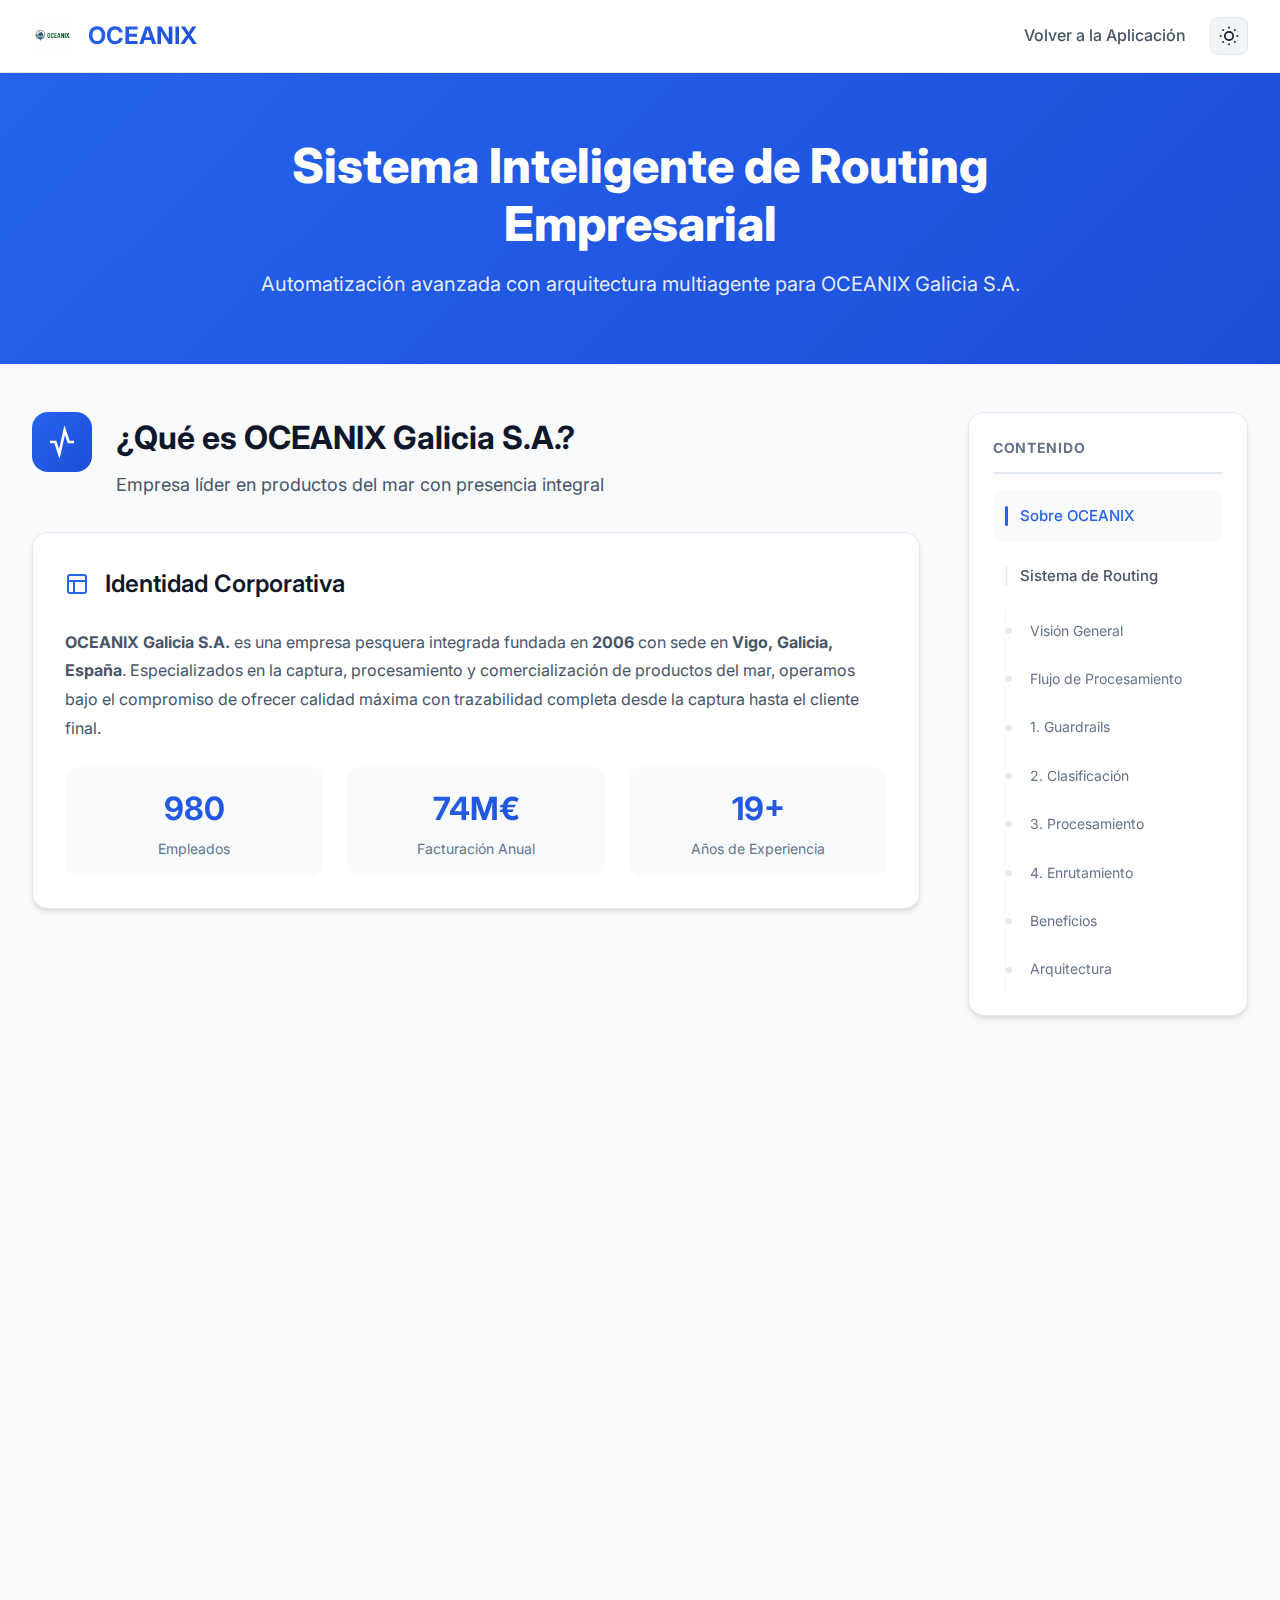
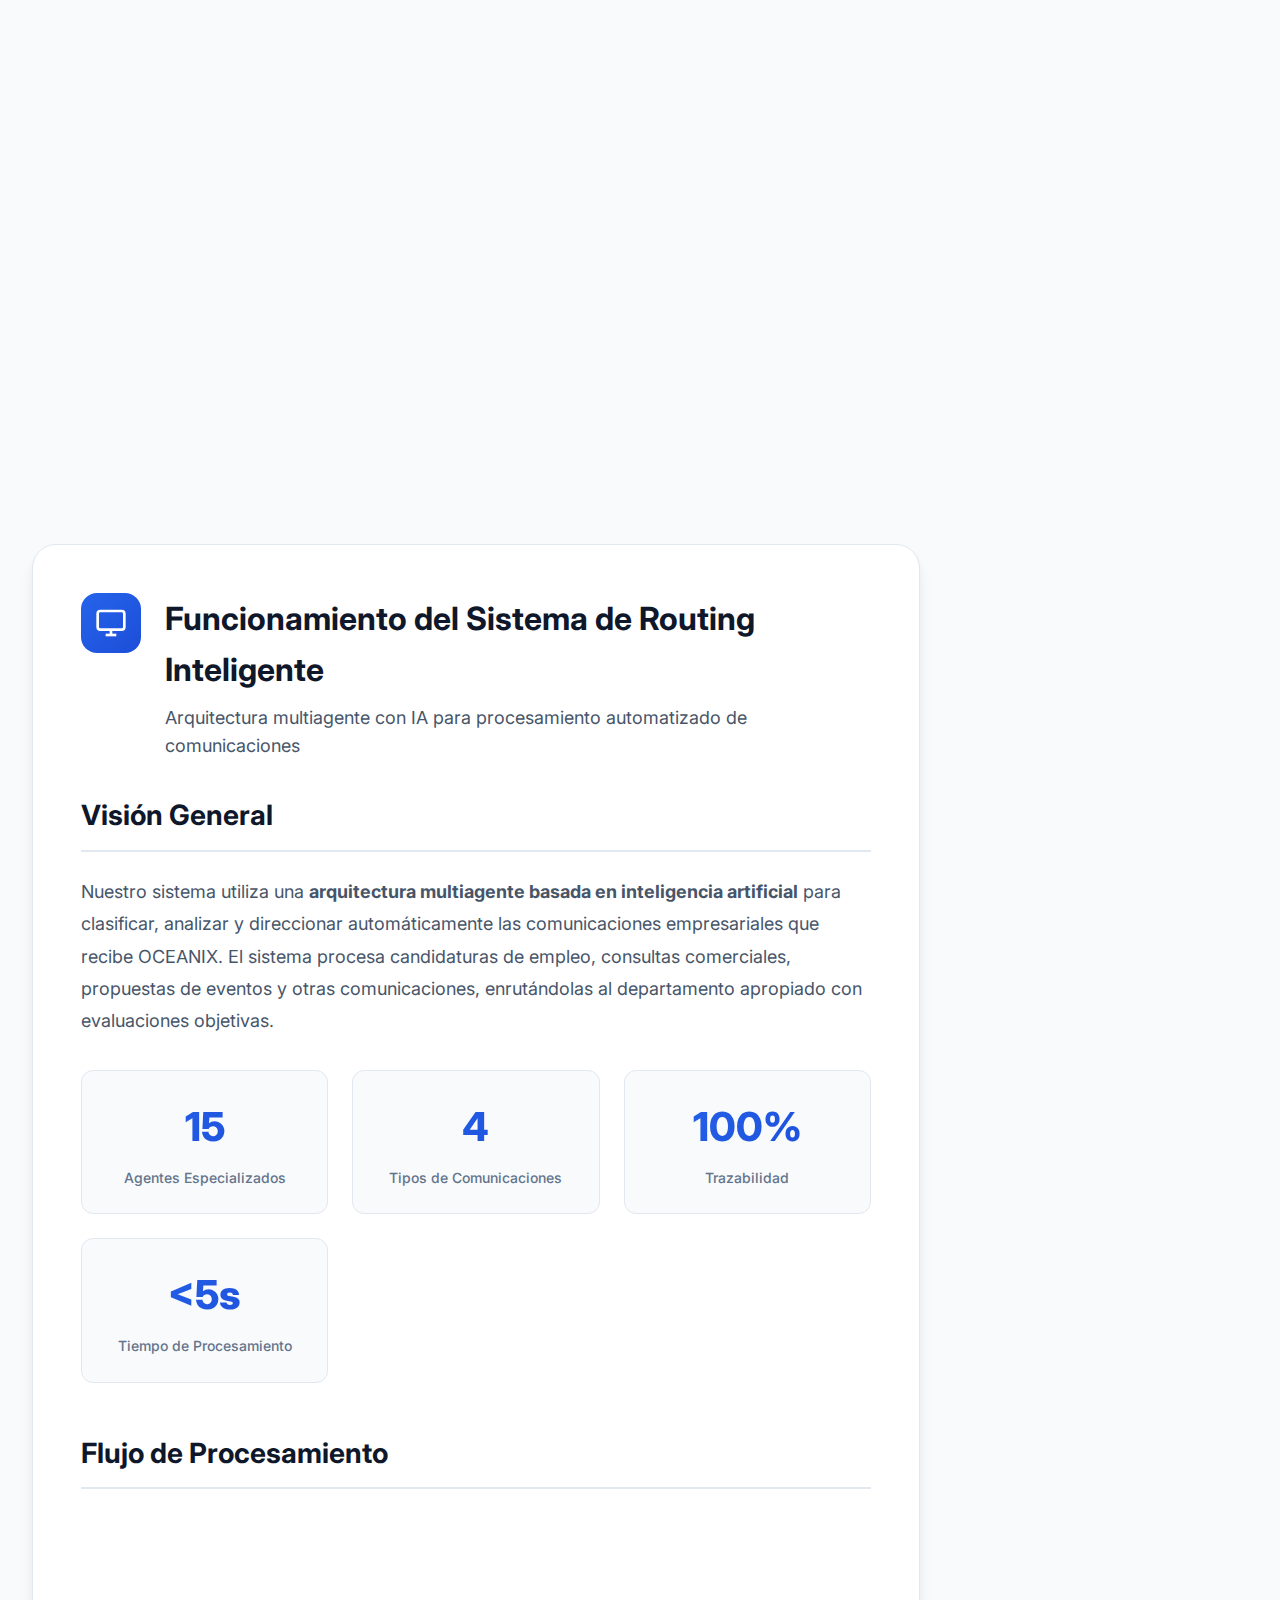
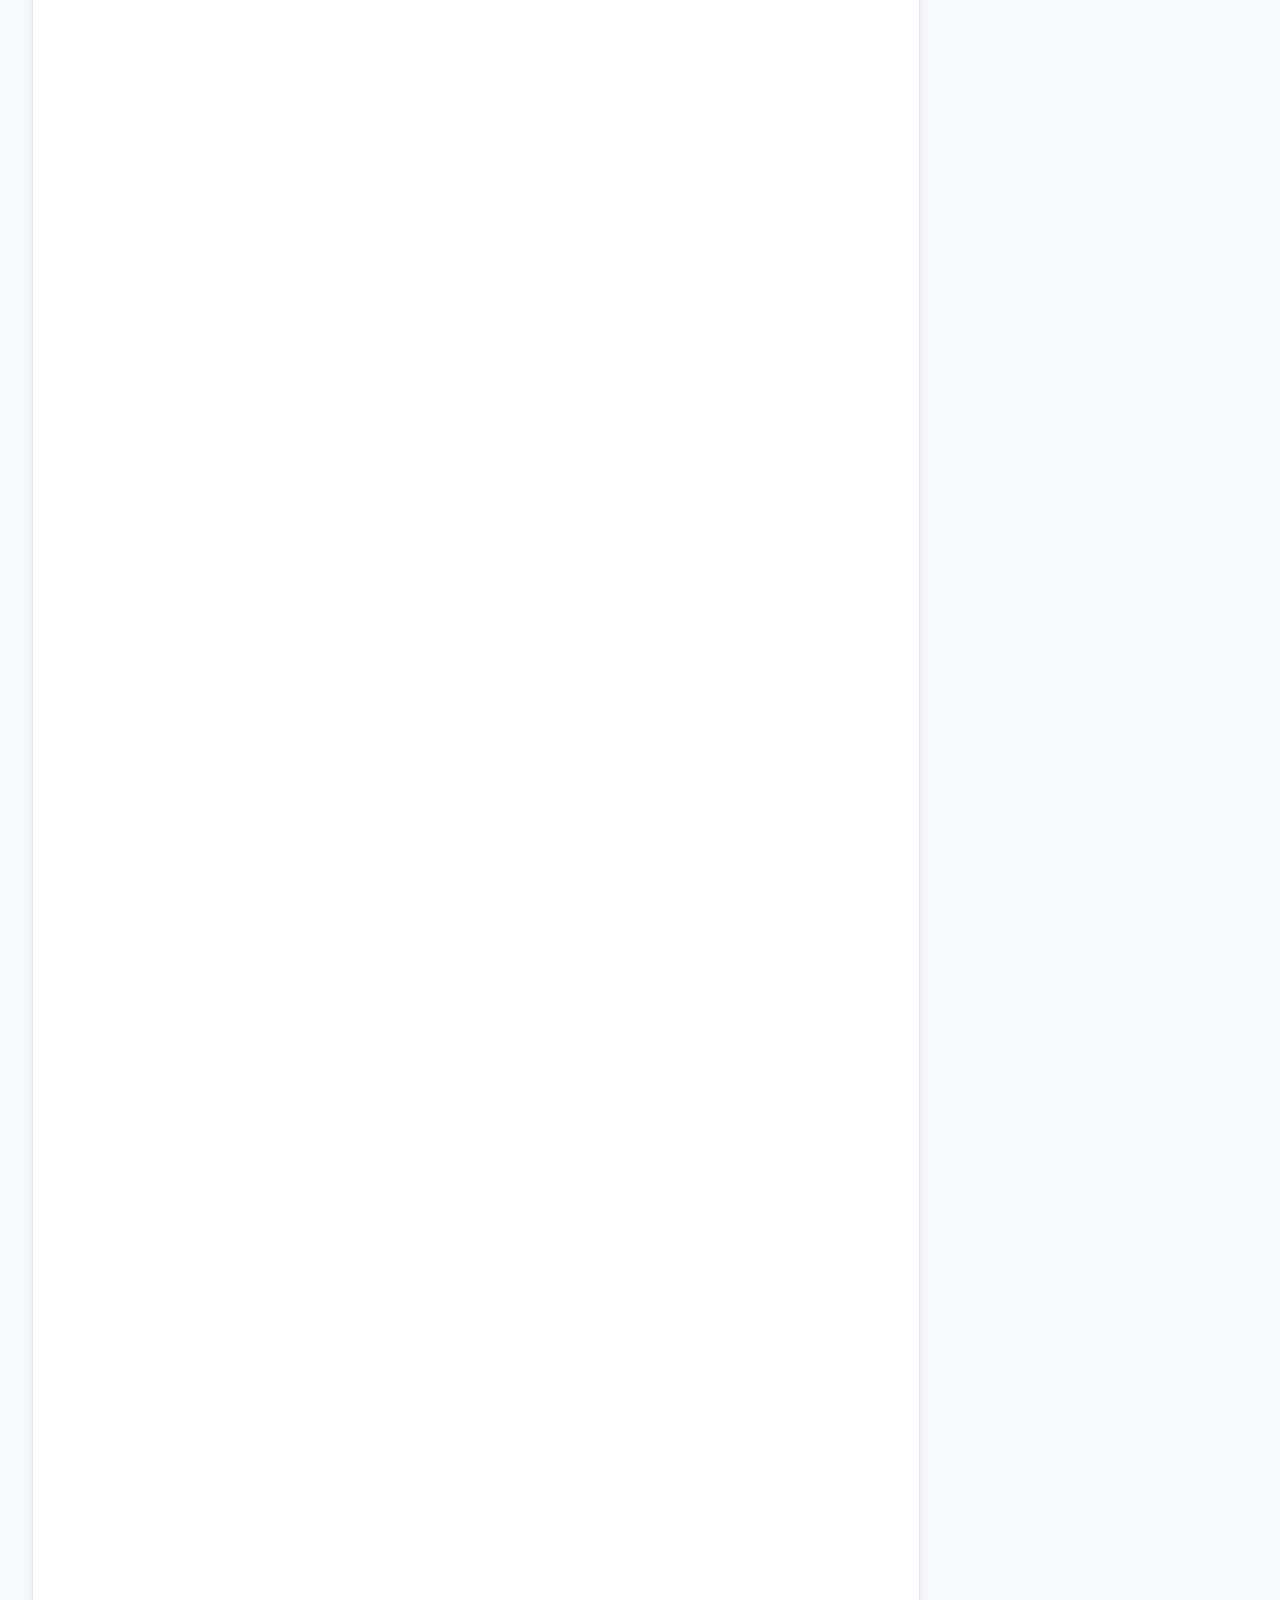
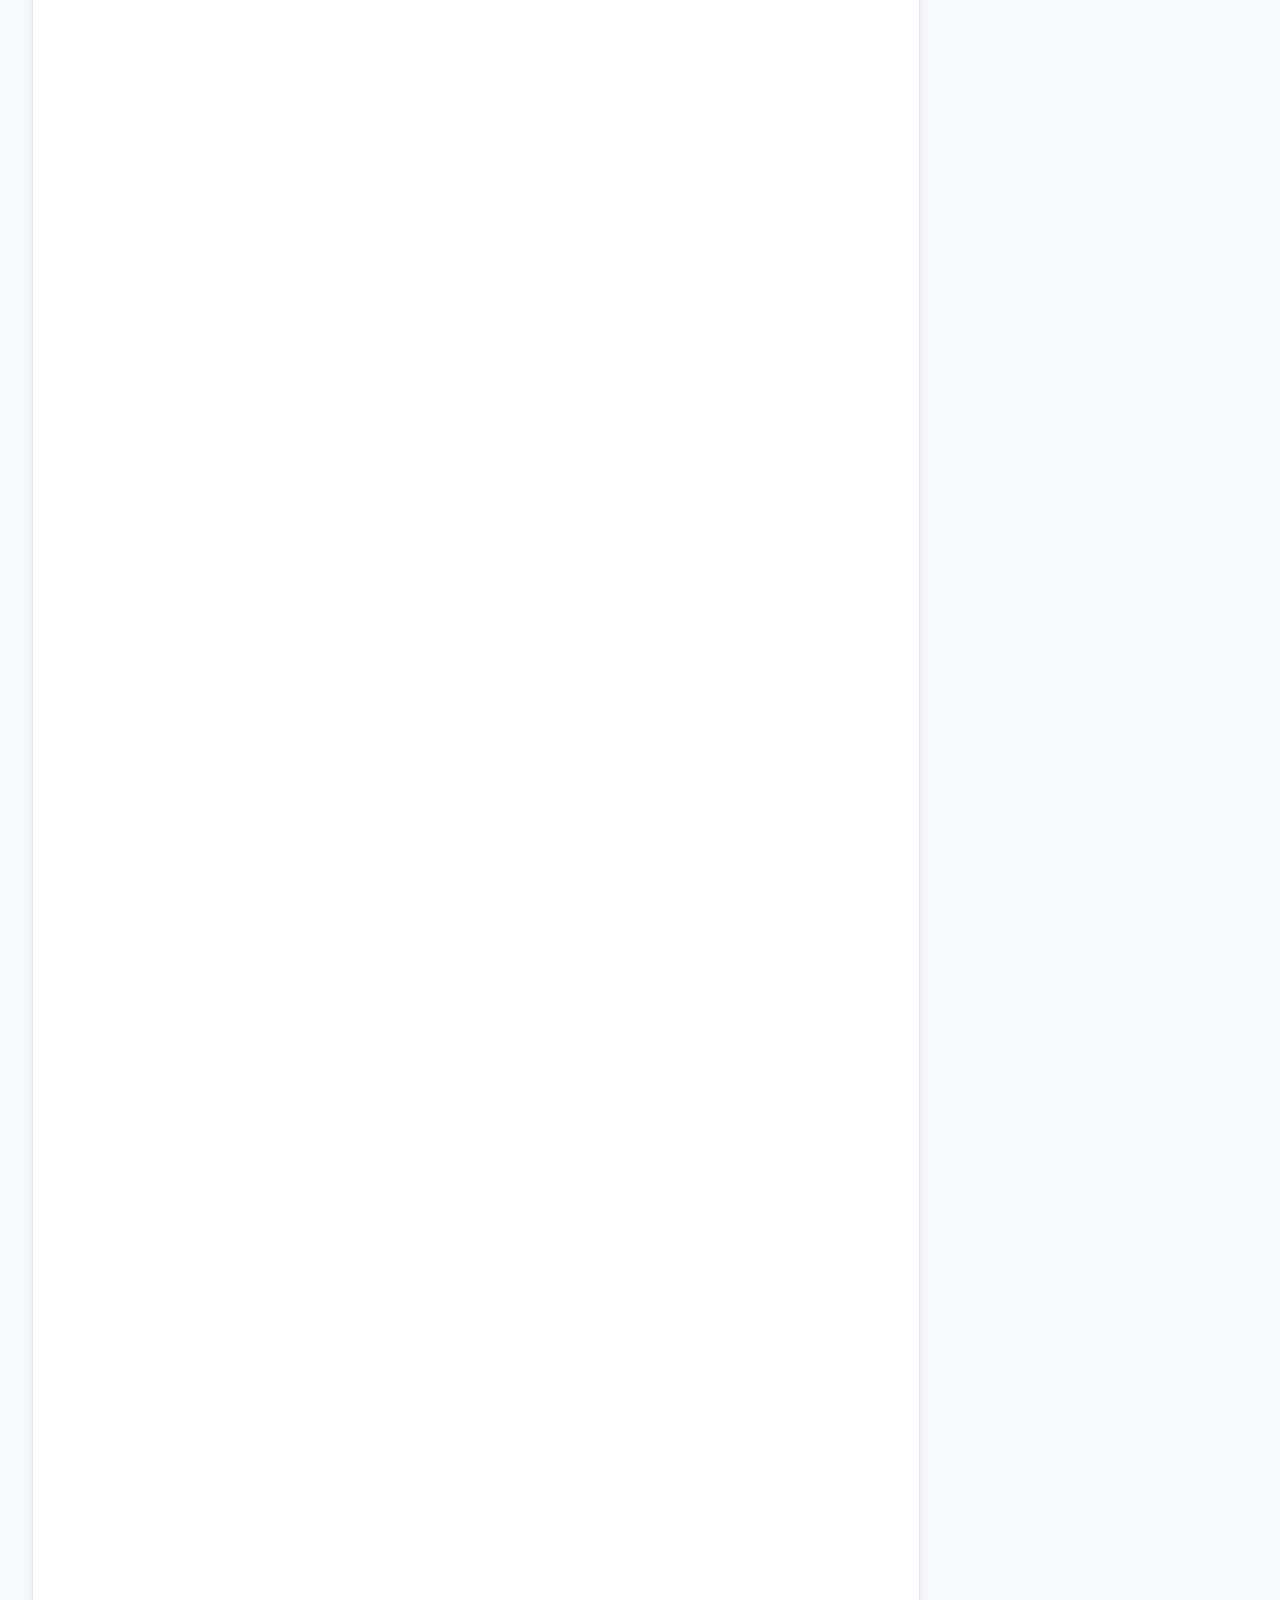
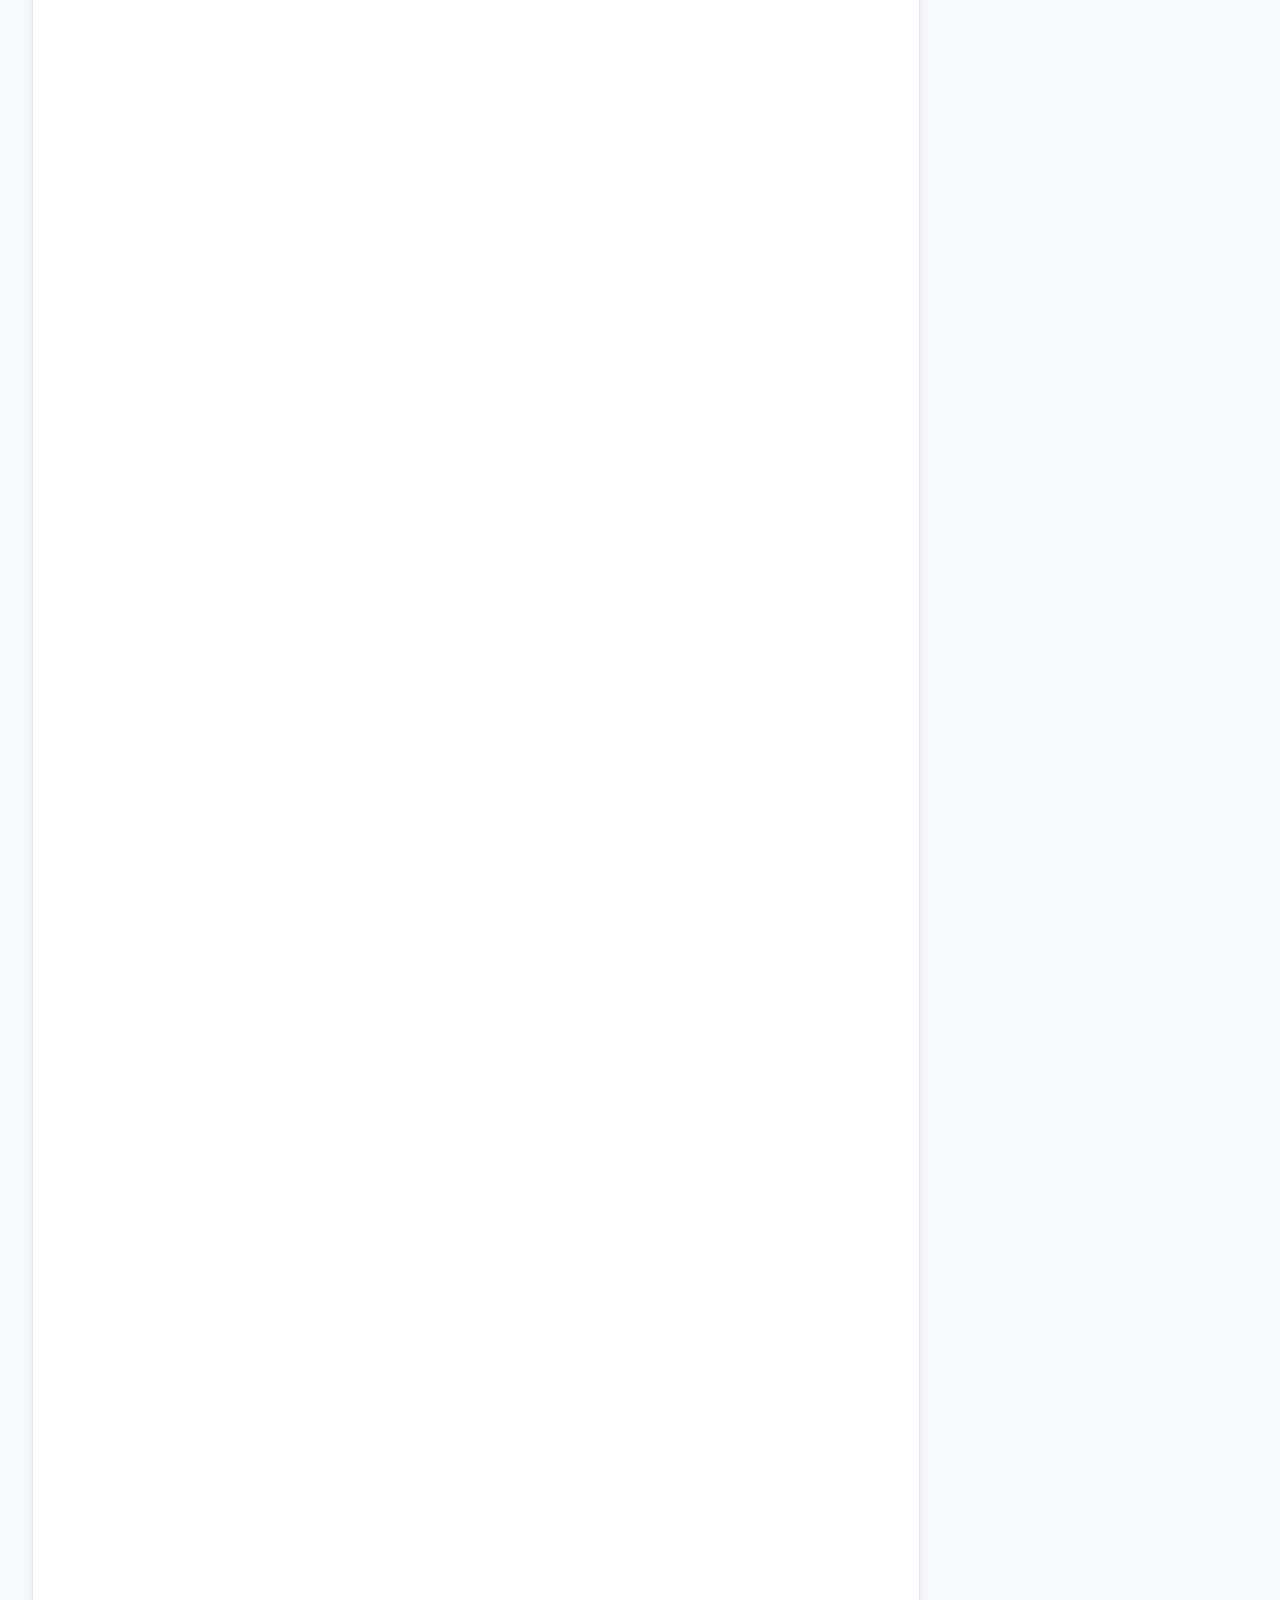
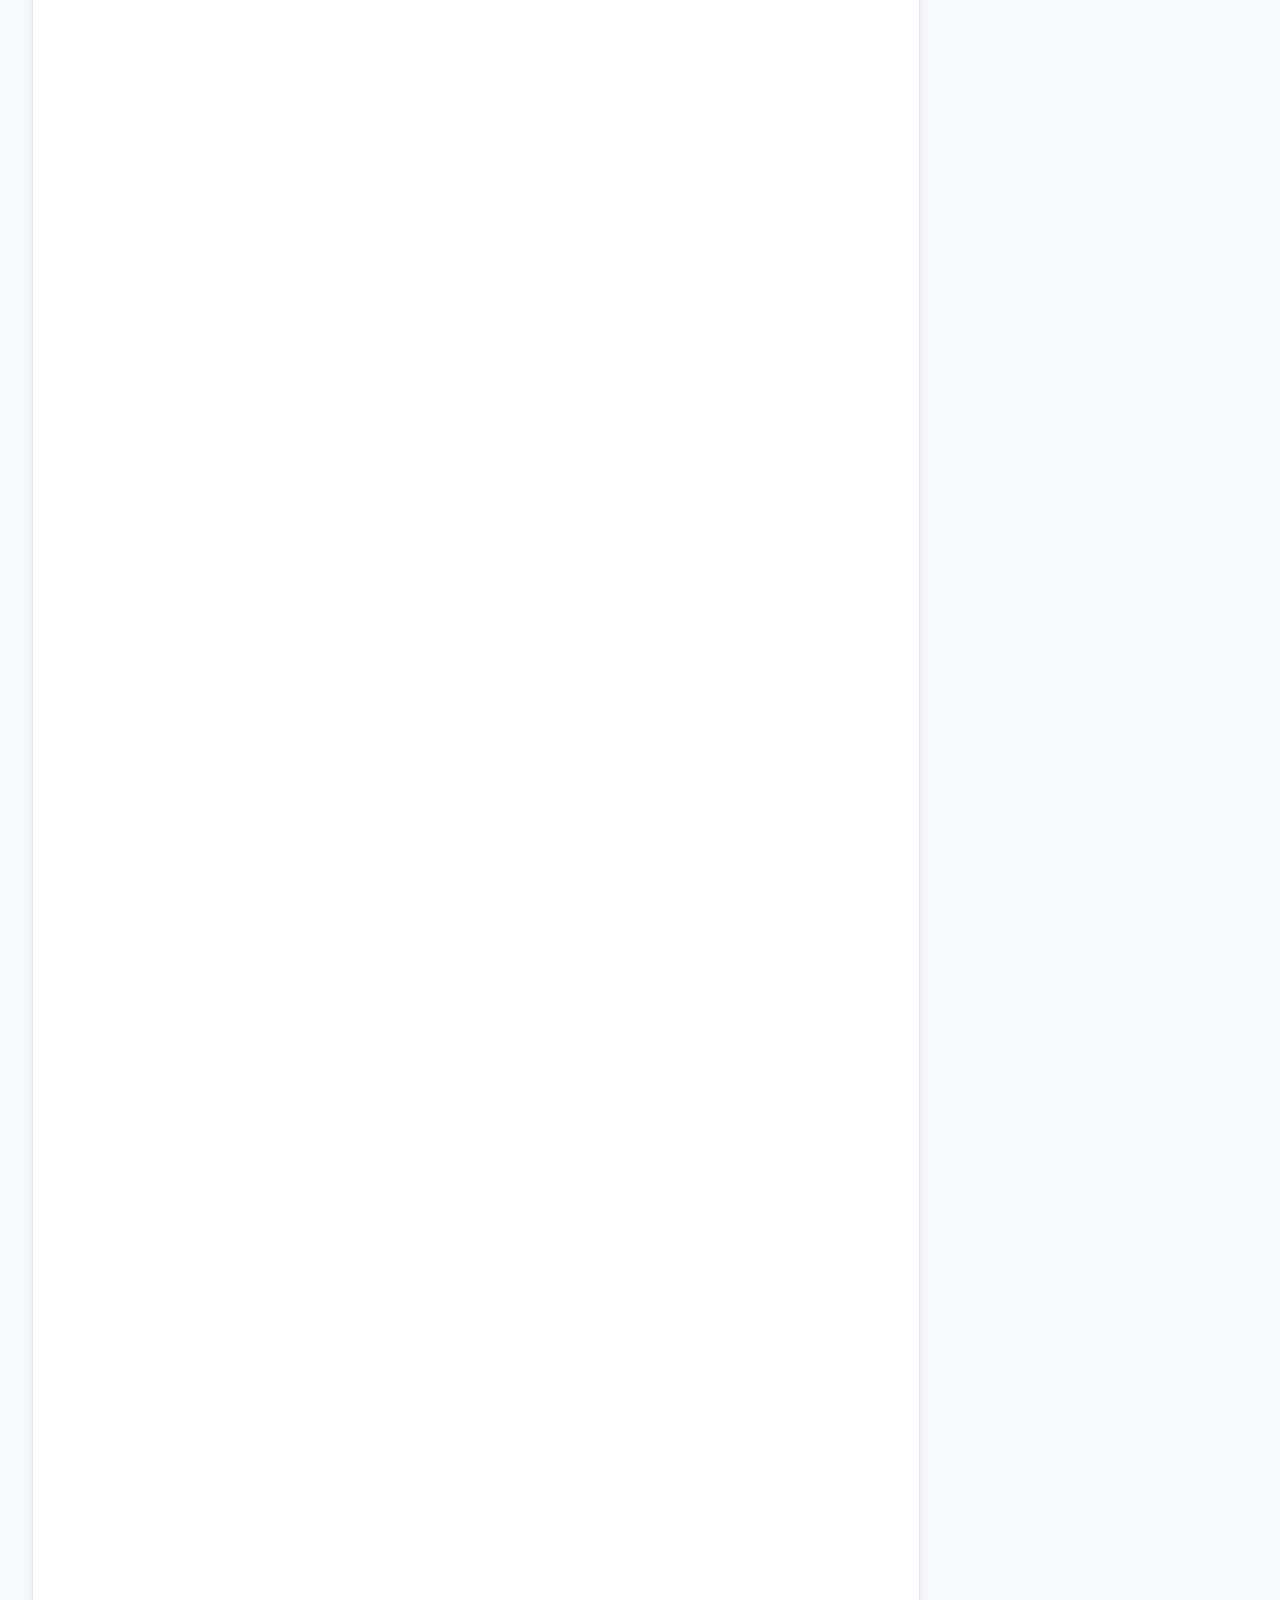
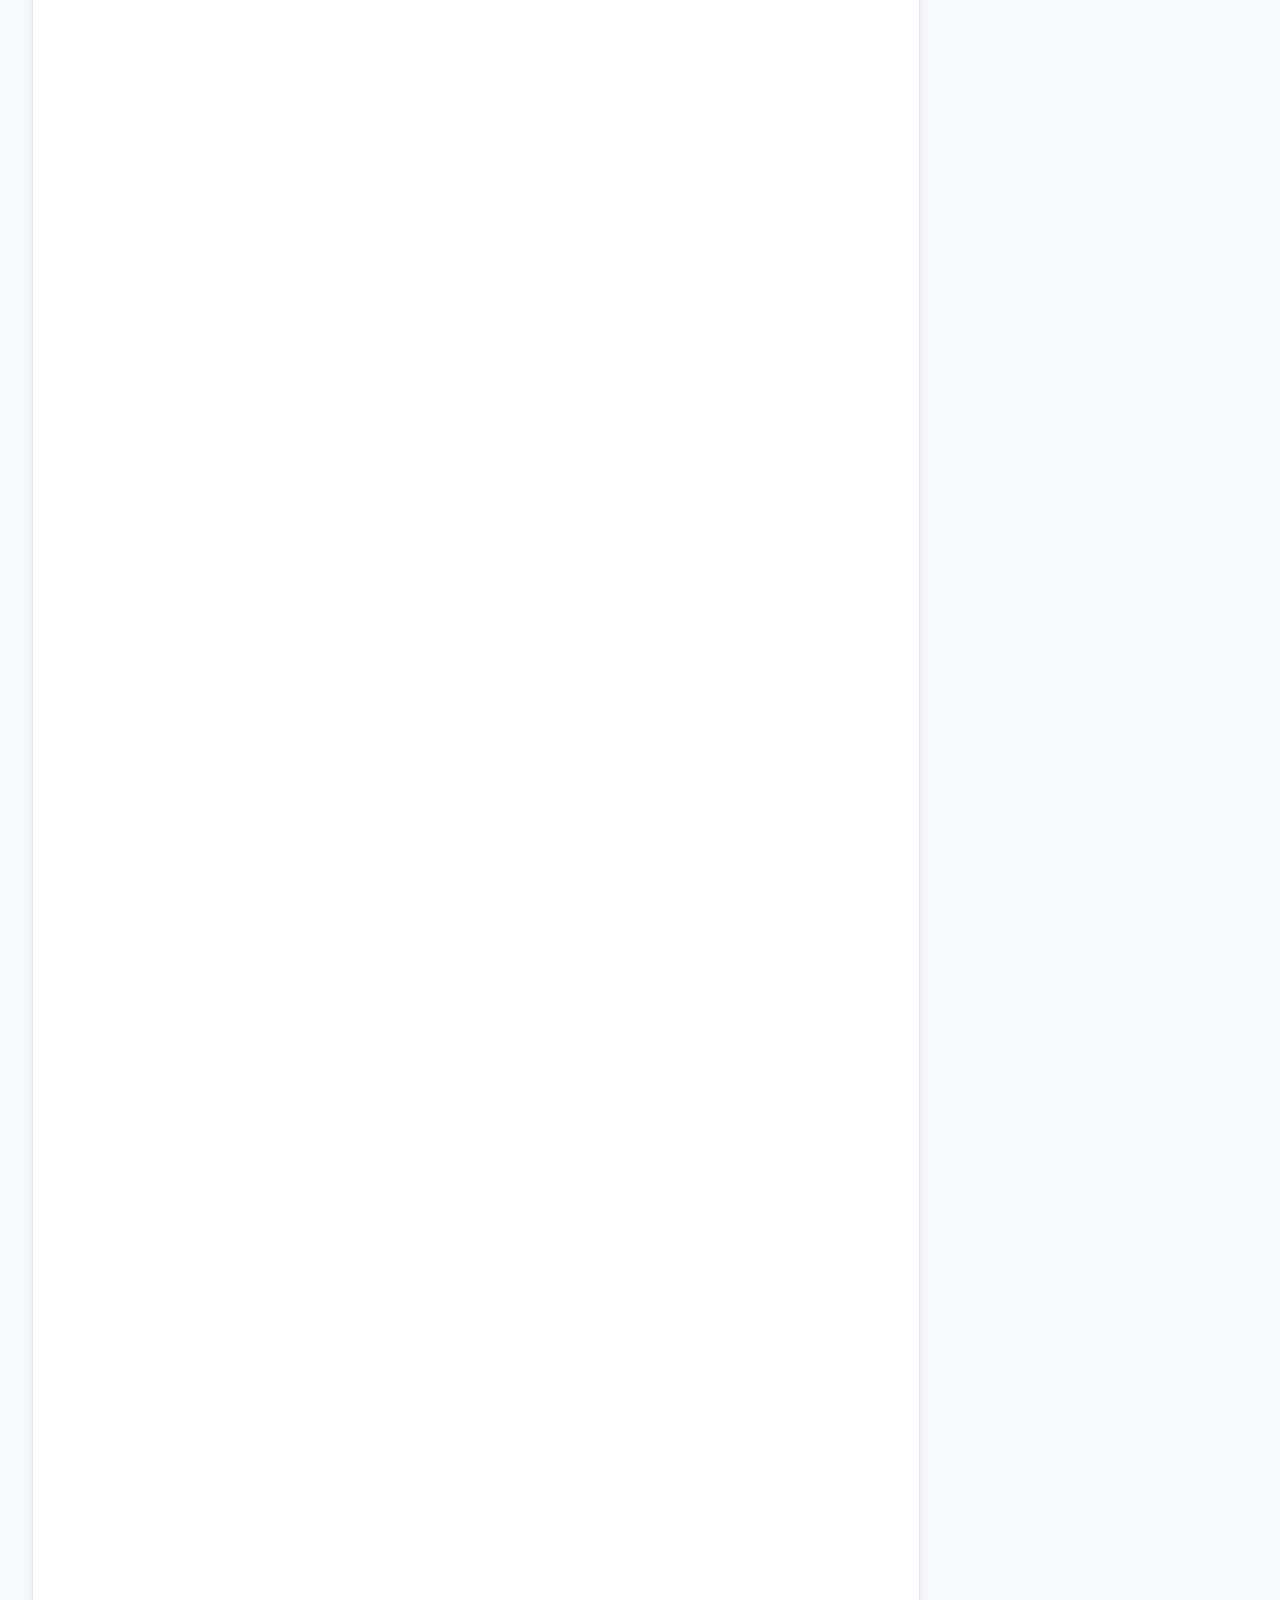
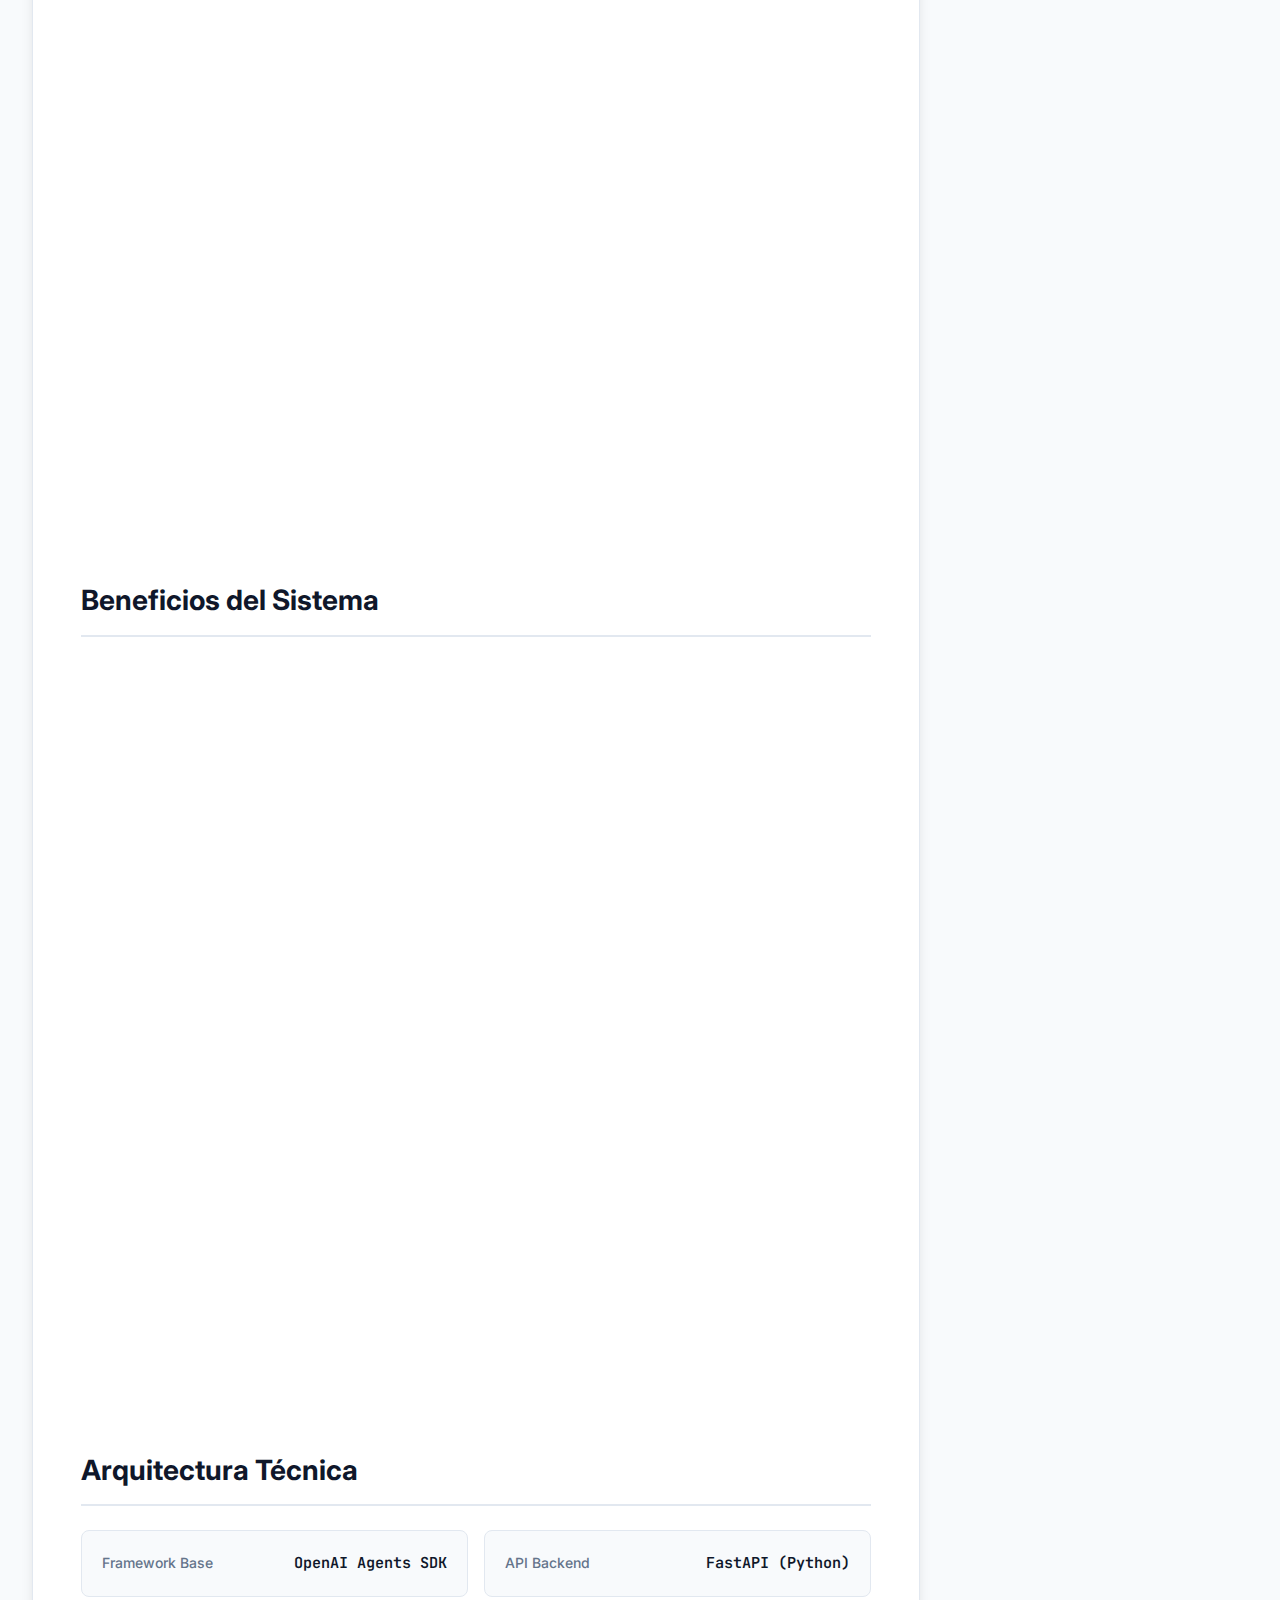
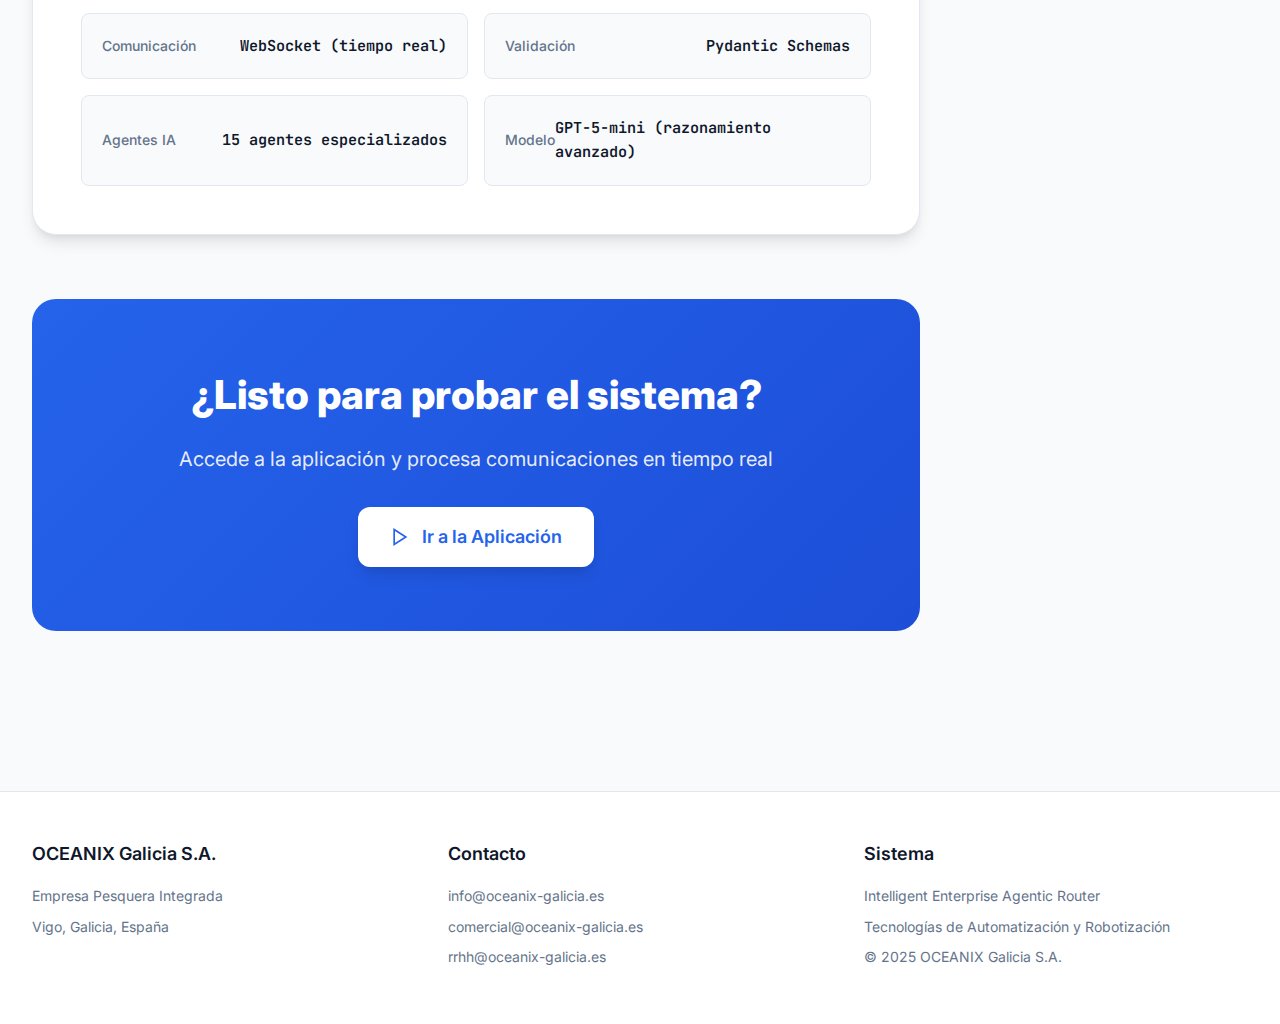
<file: static/info.html>
<!DOCTYPE html>
<html lang="es">
<head>
    <meta charset="UTF-8">
    <meta name="viewport" content="width=device-width, initial-scale=1.0">
    <title>OCEANIX - Información del Sistema</title>
    <link rel="stylesheet" href="/static/info-styles.css">
    <link rel="preconnect" href="https://fonts.googleapis.com">
    <link rel="preconnect" href="https://fonts.gstatic.com" crossorigin>
    <link href="https://fonts.googleapis.com/css2?family=Inter:wght@300;400;500;600;700;800&family=JetBrains+Mono:wght@400;500&display=swap" rel="stylesheet">
</head>
<body>
    <!-- Navigation -->
    <nav class="navbar">
        <div class="nav-container">
            <div class="nav-brand">
                <img src="/src/public/oceanix.png" alt="Oceanix Logo" class="nav-logo">
                <span class="nav-title">OCEANIX</span>
            </div>
            <div class="nav-links">
                <a href="/static/index.html" class="nav-link">Volver a la Aplicación</a>
                <button class="theme-toggle" id="themeToggle" aria-label="Cambiar tema">
                    <svg class="sun-icon" width="20" height="20" viewBox="0 0 24 24" fill="none" stroke="currentColor" stroke-width="2">
                        <circle cx="12" cy="12" r="5"></circle>
                        <line x1="12" y1="1" x2="12" y2="3"></line>
                        <line x1="12" y1="21" x2="12" y2="23"></line>
                        <line x1="4.22" y1="4.22" x2="5.64" y2="5.64"></line>
                        <line x1="18.36" y1="18.36" x2="19.78" y2="19.78"></line>
                        <line x1="1" y1="12" x2="3" y2="12"></line>
                        <line x1="21" y1="12" x2="23" y2="12"></line>
                        <line x1="4.22" y1="19.78" x2="5.64" y2="18.36"></line>
                        <line x1="18.36" y1="5.64" x2="19.78" y2="4.22"></line>
                    </svg>
                    <svg class="moon-icon" width="20" height="20" viewBox="0 0 24 24" fill="none" stroke="currentColor" stroke-width="2">
                        <path d="M21 12.79A9 9 0 1 1 11.21 3 7 7 0 0 0 21 12.79z"></path>
                    </svg>
                </button>
            </div>
        </div>
    </nav>

    <!-- Hero Section -->
    <header class="hero">
        <div class="hero-content">
            <h1 class="hero-title">Sistema Inteligente de Routing Empresarial</h1>
            <p class="hero-subtitle">Automatización avanzada con arquitectura multiagente para OCEANIX Galicia S.A.</p>
        </div>
    </header>

    <!-- Main Content -->
    <main class="main-container">
        <!-- Main Content Area -->
        <div class="content-wrapper">
        <!-- Section 1: About OCEANIX -->
        <section class="content-section" id="oceanix-info">
            <div class="section-header">
                <div class="section-icon ocean-icon">
                    <svg width="32" height="32" viewBox="0 0 24 24" fill="none" stroke="currentColor" stroke-width="2">
                        <path d="M3 12h4l3 9 4-18 3 9h4"></path>
                    </svg>
                </div>
                <div>
                    <h2 class="section-title">¿Qué es OCEANIX Galicia S.A.?</h2>
                    <p class="section-description">Empresa líder en productos del mar con presencia integral</p>
                </div>
            </div>

            <div class="info-grid">
                <div class="info-card">
                    <div class="info-card-header">
                        <svg class="info-icon" width="24" height="24" viewBox="0 0 24 24" fill="none" stroke="currentColor" stroke-width="2">
                            <rect x="3" y="3" width="18" height="18" rx="2" ry="2"></rect>
                            <line x1="3" y1="9" x2="21" y2="9"></line>
                            <line x1="9" y1="21" x2="9" y2="9"></line>
                        </svg>
                        <h3>Identidad Corporativa</h3>
                    </div>
                    <div class="info-content">
                        <p><strong>OCEANIX Galicia S.A.</strong> es una empresa pesquera integrada fundada en <strong>2006</strong> con sede en <strong>Vigo, Galicia, España</strong>. Especializados en la captura, procesamiento y comercialización de productos del mar, operamos bajo el compromiso de ofrecer calidad máxima con trazabilidad completa desde la captura hasta el cliente final.</p>
                        <div class="stats-grid">
                            <div class="stat-item">
                                <div class="stat-number">980</div>
                                <div class="stat-label">Empleados</div>
                            </div>
                            <div class="stat-item">
                                <div class="stat-number">74M€</div>
                                <div class="stat-label">Facturación Anual</div>
                            </div>
                            <div class="stat-item">
                                <div class="stat-number">19+</div>
                                <div class="stat-label">Años de Experiencia</div>
                            </div>
                        </div>
                    </div>
                </div>

                <div class="info-card">
                    <div class="info-card-header">
                        <svg class="info-icon" width="24" height="24" viewBox="0 0 24 24" fill="none" stroke="currentColor" stroke-width="2">
                            <path d="M12 2L2 7l10 5 10-5-10-5z"></path>
                            <path d="M2 17l10 5 10-5M2 12l10 5 10-5"></path>
                        </svg>
                        <h3>Infraestructura</h3>
                    </div>
                    <div class="info-content">
                        <ul class="feature-list">
                            <li>
                                <strong>Flota Pesquera:</strong> 4 buques arrastreros de altura con base en Vigo
                                <ul class="sub-list">
                                    <li>Perla (480 ton) • Silenciosa María (550 ton)</li>
                                    <li>Holandés Errante (600 ton) • Endeavour (500 ton)</li>
                                </ul>
                            </li>
                            <li>
                                <strong>Plantas de Procesamiento:</strong> 2 instalaciones (Ribeira y Burela)
                                <ul class="sub-list">
                                    <li>Capacidad: 130 toneladas/día combinadas</li>
                                    <li>350 empleados especializados</li>
                                </ul>
                            </li>
                            <li>
                                <strong>Plantas de Envasado:</strong> 2 centros (Vigo y A Coruña)
                                <ul class="sub-list">
                                    <li>460 empleados en producción</li>
                                    <li>Tecnología de atmósfera modificada y enlatado</li>
                                </ul>
                            </li>
                            <li>
                                <strong>Logística:</strong> 25 camiones frigoríficos
                                <ul class="sub-list">
                                    <li>Cobertura: Galicia, Norte de España, Portugal</li>
                                    <li>Control de temperatura 24/7</li>
                                </ul>
                            </li>
                        </ul>
                    </div>
                </div>

                <div class="info-card">
                    <div class="info-card-header">
                        <svg class="info-icon" width="24" height="24" viewBox="0 0 24 24" fill="none" stroke="currentColor" stroke-width="2">
                            <circle cx="12" cy="12" r="10"></circle>
                            <polyline points="12 6 12 12 16 14"></polyline>
                        </svg>
                        <h3>Líneas de Producto</h3>
                    </div>
                    <div class="info-content">
                        <div class="product-tags">
                            <span class="tag">Pescado Fresco</span>
                            <span class="tag">Pescado Congelado</span>
                            <span class="tag">Conservas y Enlatados</span>
                            <span class="tag">Preparados de Valor Añadido</span>
                            <span class="tag">Subproductos Industriales</span>
                        </div>
                    </div>
                </div>

                <div class="info-card">
                    <div class="info-card-header">
                        <svg class="info-icon" width="24" height="24" viewBox="0 0 24 24" fill="none" stroke="currentColor" stroke-width="2">
                            <path d="M22 11.08V12a10 10 0 1 1-5.93-9.14"></path>
                            <polyline points="22 4 12 14.01 9 11.01"></polyline>
                        </svg>
                        <h3>Certificaciones de Calidad</h3>
                    </div>
                    <div class="info-content">
                        <ul class="cert-list">
                            <li><span class="cert-badge">✓</span> ISO 22000 – Seguridad Alimentaria</li>
                            <li><span class="cert-badge">✓</span> MSC – Pesca Sostenible</li>
                            <li><span class="cert-badge">✓</span> IFS Food – Estándar Internacional</li>
                            <li><span class="cert-badge">✓</span> Trazabilidad Completa por Lote</li>
                            <li><span class="cert-badge">✓</span> Control de Temperatura 24/7</li>
                        </ul>
                    </div>
                </div>
            </div>
        </section>

        <!-- Section 2: System Operation -->
        <section class="content-section system-section" id="sistema-info">
            <div class="section-header">
                <div class="section-icon tech-icon">
                    <svg width="32" height="32" viewBox="0 0 24 24" fill="none" stroke="currentColor" stroke-width="2">
                        <rect x="2" y="3" width="20" height="14" rx="2" ry="2"></rect>
                        <line x1="8" y1="21" x2="16" y2="21"></line>
                        <line x1="12" y1="17" x2="12" y2="21"></line>
                    </svg>
                </div>
                <div>
                    <h2 class="section-title">Funcionamiento del Sistema de Routing Inteligente</h2>
                    <p class="section-description">Arquitectura multiagente con IA para procesamiento automatizado de comunicaciones</p>
                </div>
            </div>

            <!-- System Overview -->
            <div class="system-overview" id="vision-general">
                <h3 class="subsection-title">Visión General</h3>
                <p class="overview-text">
                    Nuestro sistema utiliza una <strong>arquitectura multiagente basada en inteligencia artificial</strong> para clasificar, analizar y direccionar automáticamente las comunicaciones empresariales que recibe OCEANIX. El sistema procesa candidaturas de empleo, consultas comerciales, propuestas de eventos y otras comunicaciones, enrutándolas al departamento apropiado con evaluaciones objetivas.
                </p>
                <div class="capability-grid">
                    <div class="capability-card">
                        <div class="capability-number">15</div>
                        <div class="capability-label">Agentes Especializados</div>
                    </div>
                    <div class="capability-card">
                        <div class="capability-number">4</div>
                        <div class="capability-label">Tipos de Comunicaciones</div>
                    </div>
                    <div class="capability-card">
                        <div class="capability-number">100%</div>
                        <div class="capability-label">Trazabilidad</div>
                    </div>
                    <div class="capability-card">
                        <div class="capability-number">&lt;5s</div>
                        <div class="capability-label">Tiempo de Procesamiento</div>
                    </div>
                </div>
            </div>

            <!-- Processing Flow -->
            <div class="flow-section" id="flujo-procesamiento">
                <h3 class="subsection-title">Flujo de Procesamiento</h3>
                
                <div class="flow-card" id="guardrails">
                    <div class="flow-number">1</div>
                    <div class="flow-content">
                        <h4 class="flow-title">Guardrails de Seguridad</h4>
                        <p class="flow-description">
                            Antes de procesar cualquier comunicación, el sistema aplica <strong>filtros de seguridad automáticos</strong> para garantizar la protección de datos y la calidad del contenido:
                        </p>
                        <ul class="flow-list">
                            <li><strong>Moderación de Contenido:</strong> Detecta y bloquea contenido violento, sexual, discurso de odio, acoso, actividades ilegales o autolesiones</li>
                            <li><strong>Protección de Datos Personales (PII):</strong> Identifica y redacta automáticamente números de teléfono, direcciones físicas y números de identificación nacional (manteniendo emails para comunicación)</li>
                            <li><strong>Detección de Jailbreaking:</strong> Identifica intentos de manipular al sistema con frases como "ignora instrucciones anteriores" o "desactiva tus reglas"</li>
                        </ul>
                        <div class="flow-result">
                            <strong>Resultado:</strong> Si se detecta cualquier problema de seguridad, el mensaje se bloquea automáticamente y se marca para revisión manual.
                        </div>
                    </div>
                </div>

                <div class="flow-card" id="clasificacion">
                    <div class="flow-number">2</div>
                    <div class="flow-content">
                        <h4 class="flow-title">Clasificación de Intención</h4>
                        <p class="flow-description">
                            Un agente especializado analiza el contenido y determina automáticamente la naturaleza de la comunicación:
                        </p>
                        <div class="intent-grid">
                            <div class="intent-card">
                                <div class="intent-icon">
                                    <svg width="32" height="32" viewBox="0 0 24 24" fill="none" stroke="currentColor" stroke-width="2">
                                        <path d="M14 2H6a2 2 0 0 0-2 2v16a2 2 0 0 0 2 2h12a2 2 0 0 0 2-2V8z"></path>
                                        <polyline points="14 2 14 8 20 8"></polyline>
                                        <line x1="16" y1="13" x2="8" y2="13"></line>
                                        <line x1="16" y1="17" x2="8" y2="17"></line>
                                        <polyline points="10 9 9 9 8 9"></polyline>
                                    </svg>
                                </div>
                                <div class="intent-name">CV / Candidatura</div>
                                <div class="intent-desc">Solicitudes de empleo y currículums</div>
                            </div>
                            <div class="intent-card">
                                <div class="intent-icon">
                                    <svg width="32" height="32" viewBox="0 0 24 24" fill="none" stroke="currentColor" stroke-width="2">
                                        <rect x="2" y="7" width="20" height="14" rx="2" ry="2"></rect>
                                        <path d="M16 21V5a2 2 0 0 0-2-2h-4a2 2 0 0 0-2 2v16"></path>
                                    </svg>
                                </div>
                                <div class="intent-name">Consulta Comercial</div>
                                <div class="intent-desc">Pedidos, presupuestos, solicitudes de productos</div>
                            </div>
                            <div class="intent-card">
                                <div class="intent-icon">
                                    <svg width="32" height="32" viewBox="0 0 24 24" fill="none" stroke="currentColor" stroke-width="2">
                                        <rect x="3" y="4" width="18" height="18" rx="2" ry="2"></rect>
                                        <line x1="16" y1="2" x2="16" y2="6"></line>
                                        <line x1="8" y1="2" x2="8" y2="6"></line>
                                        <line x1="3" y1="10" x2="21" y2="10"></line>
                                    </svg>
                                </div>
                                <div class="intent-name">Evento / Alianza</div>
                                <div class="intent-desc">Ferias, congresos, colaboraciones</div>
                            </div>
                            <div class="intent-card">
                                <div class="intent-icon">
                                    <svg width="32" height="32" viewBox="0 0 24 24" fill="none" stroke="currentColor" stroke-width="2">
                                        <path d="M21 15a2 2 0 0 1-2 2H7l-4 4V5a2 2 0 0 1 2-2h14a2 2 0 0 1 2 2z"></path>
                                    </svg>
                                </div>
                                <div class="intent-name">Otra</div>
                                <div class="intent-desc">Consultas generales o sin clasificar</div>
                            </div>
                        </div>
                        <p class="flow-note">
                            El sistema también detecta el <strong>idioma</strong> (español, inglés, portugués, francés) y calcula un <strong>nivel de confianza</strong> (0-100%) de la clasificación.
                        </p>
                    </div>
                </div>

                <div class="flow-card" id="procesamiento">
                    <div class="flow-number">3</div>
                    <div class="flow-content">
                        <h4 class="flow-title">Procesamiento Especializado</h4>
                        <p class="flow-description">
                            Según la clasificación, el sistema activa uno de tres pipelines especializados:
                        </p>

                        <!-- CV Pipeline -->
                        <div class="pipeline-detail">
                            <h5 class="pipeline-title">
                                <svg class="pipeline-icon" width="28" height="28" viewBox="0 0 24 24" fill="none" stroke="currentColor" stroke-width="2">
                                    <path d="M14 2H6a2 2 0 0 0-2 2v16a2 2 0 0 0 2 2h12a2 2 0 0 0 2-2V8z"></path>
                                    <polyline points="14 2 14 8 20 8"></polyline>
                                </svg>
                                Pipeline de Candidaturas (CV)
                            </h5>
                            
                            <div class="pipeline-step">
                                <strong>Paso 3A: Extracción de Datos del Candidato</strong>
                                <p>El sistema extrae automáticamente:</p>
                                <ul>
                                    <li>Nombre completo, email, teléfono y ubicación</li>
                                    <li>Años de experiencia profesional total</li>
                                    <li>Lista de habilidades técnicas (ej: navegación, mecánica naval, HACCP, trazabilidad)</li>
                                    <li>Certificaciones obtenidas (ej: Capitán Marina Mercante, Manipulador de Alimentos, ISO 22000)</li>
                                    <li>Departamento objetivo inferido (flota, producción, calidad, logística, comercial, IT)</li>
                                    <li>Puesto deseado y disponibilidad</li>
                                </ul>
                            </div>

                            <div class="pipeline-step">
                                <strong>Paso 3B: Matching con Vacantes Disponibles</strong>
                                <p>El sistema compara el perfil del candidato con nuestras <strong>12 vacantes activas</strong> usando un algoritmo de puntuación de 100 puntos:</p>
                                
                                <div class="scoring-breakdown">
                                    <div class="score-item">
                                        <div class="score-weight">40 puntos</div>
                                        <div class="score-desc">
                                            <strong>Coincidencia de Habilidades</strong><br>
                                            Porcentaje de habilidades requeridas que posee el candidato
                                        </div>
                                    </div>
                                    <div class="score-item">
                                        <div class="score-weight">30 puntos</div>
                                        <div class="score-desc">
                                            <strong>Experiencia Profesional</strong><br>
                                            • Cumple mínimo requerido: +10 puntos<br>
                                            • Supera por 1 año: +5 puntos adicionales<br>
                                            • Supera por 2 años: +10 puntos adicionales<br>
                                            • Supera por 5+ años: +15 puntos adicionales
                                        </div>
                                    </div>
                                    <div class="score-item">
                                        <div class="score-weight">20 puntos</div>
                                        <div class="score-desc">
                                            <strong>Certificaciones</strong><br>
                                            • Certificación del sector requerida: +20 puntos<br>
                                            • Seguridad alimentaria: +15 puntos<br>
                                            • Estándares internacionales: +10 puntos
                                        </div>
                                    </div>
                                    <div class="score-item">
                                        <div class="score-weight">10 puntos</div>
                                        <div class="score-desc">
                                            <strong>Bonus por Idioma</strong><br>
                                            • Español: +10 puntos<br>
                                            • Inglés/Portugués: +7 puntos<br>
                                            • Otros: +5 puntos
                                        </div>
                                    </div>
                                </div>

                                <div class="threshold-info">
                                    <p><strong>Umbrales de Decisión:</strong></p>
                                    <ul>
                                        <li><span class="threshold-badge high">≥85 puntos</span> Alta confianza – Recomendación fuerte</li>
                                        <li><span class="threshold-badge medium">70-84 puntos</span> Apto – Derivar a RRHH</li>
                                        <li><span class="threshold-badge low">&lt;70 puntos</span> No cumple requisitos mínimos</li>
                                    </ul>
                                </div>
                            </div>

                            <div class="pipeline-step">
                                <strong>Paso 3C: Generación de Respuesta</strong>
                                <p>El sistema genera automáticamente:</p>
                                <ul>
                                    <li><strong>Si hay match (≥70 puntos):</strong> Email de agradecimiento al candidato + briefing interno para RRHH con puntuación detallada</li>
                                    <li><strong>Si no hay match (&lt;70 puntos):</strong> Email de rechazo cordial indicando que no hay vacantes apropiadas actualmente</li>
                                </ul>
                            </div>

                            <div class="vacancies-list">
                                <h6>Nuestras Vacantes Activas (12 puestos):</h6>
                                <div class="vacancy-grid">
                                    <div class="vacancy-item">
                                        <strong>Flota Pesquera:</strong>
                                        <span>Capitán de Barco, Oficial de Máquinas</span>
                                    </div>
                                    <div class="vacancy-item">
                                        <strong>Producción:</strong>
                                        <span>Jefe de Planta, Operario de Fileteado, Supervisor de Envasado</span>
                                    </div>
                                    <div class="vacancy-item">
                                        <strong>Calidad:</strong>
                                        <span>Técnico de Calidad Alimentaria, Inspector de Trazabilidad</span>
                                    </div>
                                    <div class="vacancy-item">
                                        <strong>Logística:</strong>
                                        <span>Responsable de Distribución, Conductor Camión Frigorífico</span>
                                    </div>
                                    <div class="vacancy-item">
                                        <strong>Comercial:</strong>
                                        <span>Account Manager HoReCa, Export Manager</span>
                                    </div>
                                    <div class="vacancy-item">
                                        <strong>IT:</strong>
                                        <span>Técnico de Sistemas (ERP/Trazabilidad)</span>
                                    </div>
                                </div>
                            </div>
                        </div>

                        <!-- Sales Pipeline -->
                        <div class="pipeline-detail">
                            <h5 class="pipeline-title">
                                <svg class="pipeline-icon" width="28" height="28" viewBox="0 0 24 24" fill="none" stroke="currentColor" stroke-width="2">
                                    <rect x="2" y="7" width="20" height="14" rx="2" ry="2"></rect>
                                    <path d="M16 21V5a2 2 0 0 0-2-2h-4a2 2 0 0 0-2 2v16"></path>
                                </svg>
                                Pipeline de Ventas (Sales)
                            </h5>
                            
                            <div class="pipeline-step">
                                <strong>Paso 3A: Extracción y Calificación del Lead</strong>
                                <p>El sistema extrae y evalúa automáticamente cada consulta comercial con un sistema de puntuación de 100 puntos:</p>
                                
                                <div class="scoring-breakdown">
                                    <div class="score-item">
                                        <div class="score-weight">15 puntos</div>
                                        <div class="score-desc">
                                            <strong>Dominio Corporativo</strong><br>
                                            Email empresarial (no Gmail, Yahoo, Hotmail)
                                        </div>
                                    </div>
                                    <div class="score-item">
                                        <div class="score-weight">25 puntos</div>
                                        <div class="score-desc">
                                            <strong>Compromiso de Volumen</strong><br>
                                            Mención explícita de toneladas/mes, frecuencia de pedidos o contrato de volumen
                                        </div>
                                    </div>
                                    <div class="score-item">
                                        <div class="score-weight">20 puntos</div>
                                        <div class="score-desc">
                                            <strong>Timeline Claro</strong><br>
                                            Marco temporal específico (Q1, este mes, &lt;8 semanas, inicio temporada)
                                        </div>
                                    </div>
                                    <div class="score-item">
                                        <div class="score-weight">20 puntos</div>
                                        <div class="score-desc">
                                            <strong>Decision Maker</strong><br>
                                            Título ejecutivo: CEO, Director, Gerente, Responsable de Compras, Procurement, Supply Chain
                                        </div>
                                    </div>
                                    <div class="score-item">
                                        <div class="score-weight">20 puntos</div>
                                        <div class="score-desc">
                                            <strong>Certificaciones Requeridas</strong><br>
                                            Menciona necesidad de IFS, MSC, ISO 22000 u otras certificaciones que poseemos
                                        </div>
                                    </div>
                                </div>

                                <div class="priority-info">
                                    <p><strong>Clasificación por Prioridad:</strong></p>
                                    <ul>
                                        <li><span class="priority-badge a">Prioridad A</span> ≥80 puntos – Lead caliente, atención inmediata</li>
                                        <li><span class="priority-badge b">Prioridad B</span> 50-79 puntos – Lead tibio, seguimiento normal</li>
                                        <li><span class="priority-badge c">Prioridad C</span> &lt;50 puntos – Lead frío, evaluar viabilidad</li>
                                    </ul>
                                </div>
                            </div>

                            <div class="pipeline-step">
                                <strong>Información Extraída del Lead:</strong>
                                <ul>
                                    <li>Nombre de empresa y persona de contacto</li>
                                    <li>Email y teléfono corporativo</li>
                                    <li>Resumen de la intención comercial</li>
                                    <li>Productos de interés (fresco, congelado, conservas, preparados)</li>
                                    <li>Indicadores de presupuesto y timeline</li>
                                    <li>Título/rol del contacto</li>
                                </ul>
                            </div>

                            <div class="pipeline-step">
                                <strong>Paso 3B: Generación de Respuesta</strong>
                                <p>El sistema genera dos comunicaciones:</p>
                                <ul>
                                    <li><strong>Email interno al Departamento Comercial:</strong> Briefing ejecutivo con puntuación, prioridad y todos los datos clave del lead</li>
                                    <li><strong>Email externo al cliente potencial:</strong> Agradecimiento profesional confirmando recepción de su consulta (sin compromisos prematuros)</li>
                                </ul>
                            </div>

                            <div class="contracts-info">
                                <h6>Nuestros Tipos de Contrato Comercial:</h6>
                                <div class="contract-grid">
                                    <div class="contract-card">
                                        <div class="contract-name">Básico</div>
                                        <div class="contract-target">Pequeños distribuidores, pescaderías locales</div>
                                        <div class="contract-volume">5-20 ton/mes</div>
                                        <div class="contract-terms">Pedidos flexibles, entrega regional</div>
                                    </div>
                                    <div class="contract-card">
                                        <div class="contract-name">Profesional</div>
                                        <div class="contract-target">Cadenas regionales, HoReCa</div>
                                        <div class="contract-volume">50-200 ton/mes</div>
                                        <div class="contract-terms">Contrato anual, entregas programadas</div>
                                    </div>
                                    <div class="contract-card">
                                        <div class="contract-name">Enterprise</div>
                                        <div class="contract-target">Grandes superficies, exportación</div>
                                        <div class="contract-volume">&gt;300 ton/mes</div>
                                        <div class="contract-terms">Contrato plurianual, marca blanca</div>
                                    </div>
                                </div>
                            </div>
                        </div>

                        <!-- Events Pipeline -->
                        <div class="pipeline-detail">
                            <h5 class="pipeline-title">
                                <svg class="pipeline-icon" width="28" height="28" viewBox="0 0 24 24" fill="none" stroke="currentColor" stroke-width="2">
                                    <rect x="3" y="4" width="18" height="18" rx="2" ry="2"></rect>
                                    <line x1="16" y1="2" x2="16" y2="6"></line>
                                    <line x1="8" y1="2" x2="8" y2="6"></line>
                                    <line x1="3" y1="10" x2="21" y2="10"></line>
                                </svg>
                                Pipeline de Eventos y Otras Comunicaciones
                            </h5>
                            
                            <div class="pipeline-step">
                                <strong>Procesamiento de Eventos:</strong>
                                <p>Para propuestas de ferias, congresos o alianzas, el sistema evalúa:</p>
                                <ul>
                                    <li><strong>Relevancia temática:</strong> ¿Está relacionado con pesca, acuicultura, seguridad alimentaria, sostenibilidad marina, logística de cadena de frío, trazabilidad, certificaciones o exportación?</li>
                                    <li><strong>Alcance geográfico:</strong> Preferencia por eventos en España, UE, Galicia, Norte de España o LATAM</li>
                                    <li><strong>Formato:</strong> Ferias comerciales, congresos técnicos, webinars, jornadas técnicas, networking o misiones comerciales</li>
                                </ul>
                                <p>El sistema extrae información del evento, evalúa su alineación con nuestros objetivos estratégicos y genera un email solicitando más detalles al organizador, mientras envía un briefing interno al Departamento de Marketing.</p>
                            </div>

                            <div class="pipeline-step">
                                <strong>Otras Comunicaciones:</strong>
                                <p>Para consultas generales que no encajan en las categorías anteriores, el sistema genera una respuesta neutra solicitando más contexto y enruta la consulta al buzón general de recepción.</p>
                            </div>

                            <div class="events-interest">
                                <h6>Eventos de Alto Interés para OCEANIX:</h6>
                                <div class="event-tags">
                                    <span class="event-tag">Conxemar Vigo</span>
                                    <span class="event-tag">Seafood Expo Global</span>
                                    <span class="event-tag">Alimentaria Barcelona</span>
                                    <span class="event-tag">Fish International Bremen</span>
                                    <span class="event-tag">Seafood Summit</span>
                                    <span class="event-tag">Foro Economía del Mar</span>
                                </div>
                            </div>
                        </div>
                    </div>
                </div>

                <div class="flow-card" id="enrutamiento">
                    <div class="flow-number">4</div>
                    <div class="flow-content">
                        <h4 class="flow-title">Enrutamiento Final</h4>
                        <p class="flow-description">
                            El sistema asigna automáticamente cada comunicación procesada al departamento responsable:
                        </p>
                        <div class="routing-table">
                            <div class="routing-row">
                                <div class="routing-type">CV con Match ≥70 puntos</div>
                                <div class="routing-arrow">→</div>
                                <div class="routing-dest">Recursos Humanos (rrhh@oceanix-galicia.es)</div>
                            </div>
                            <div class="routing-row">
                                <div class="routing-type">CV sin Match &lt;70 puntos</div>
                                <div class="routing-arrow">→</div>
                                <div class="routing-dest">Email de rechazo automático al candidato</div>
                            </div>
                            <div class="routing-row">
                                <div class="routing-type">Consulta Comercial</div>
                                <div class="routing-arrow">→</div>
                                <div class="routing-dest">Departamento Comercial (comercial@oceanix-galicia.es)</div>
                            </div>
                            <div class="routing-row">
                                <div class="routing-type">Evento / Alianza</div>
                                <div class="routing-arrow">→</div>
                                <div class="routing-dest">Marketing y Comunicación (marketing@oceanix-galicia.es)</div>
                            </div>
                            <div class="routing-row">
                                <div class="routing-type">Otra Consulta</div>
                                <div class="routing-arrow">→</div>
                                <div class="routing-dest">Recepción General (info@oceanix-galicia.es)</div>
                            </div>
                            <div class="routing-row">
                                <div class="routing-type">Bloqueado por Guardrails</div>
                                <div class="routing-arrow">→</div>
                                <div class="routing-dest">Marcado para revisión manual de seguridad</div>
                            </div>
                        </div>
                    </div>
                </div>
            </div>

            <!-- Technical Benefits -->
            <div class="benefits-section" id="beneficios">
                <h3 class="subsection-title">Beneficios del Sistema</h3>
                <div class="benefits-grid">
                    <div class="benefit-card">
                        <svg class="benefit-icon" viewBox="0 0 24 24" fill="none" stroke="currentColor" stroke-width="2">
                            <polygon points="13 2 3 14 12 14 11 22 21 10 12 10 13 2"></polygon>
                        </svg>
                        <h4>Velocidad</h4>
                        <p>Procesamiento en menos de 5 segundos vs. 15-20 minutos manual</p>
                    </div>
                    <div class="benefit-card">
                        <svg class="benefit-icon" viewBox="0 0 24 24" fill="none" stroke="currentColor" stroke-width="2">
                            <polyline points="20 6 9 17 4 12"></polyline>
                        </svg>
                        <h4>Consistencia</h4>
                        <p>Criterios objetivos de evaluación aplicados uniformemente</p>
                    </div>
                    <div class="benefit-card">
                        <svg class="benefit-icon" viewBox="0 0 24 24" fill="none" stroke="currentColor" stroke-width="2">
                            <rect x="3" y="11" width="18" height="11" rx="2" ry="2"></rect>
                            <path d="M7 11V7a5 5 0 0 1 10 0v4"></path>
                        </svg>
                        <h4>Seguridad</h4>
                        <p>Detección automática de contenido inapropiado y protección de PII</p>
                    </div>
                    <div class="benefit-card">
                        <svg class="benefit-icon" viewBox="0 0 24 24" fill="none" stroke="currentColor" stroke-width="2">
                            <line x1="18" y1="20" x2="18" y2="10"></line>
                            <line x1="12" y1="20" x2="12" y2="4"></line>
                            <line x1="6" y1="20" x2="6" y2="14"></line>
                        </svg>
                        <h4>Trazabilidad</h4>
                        <p>Registro completo de cada decisión y puntuación</p>
                    </div>
                    <div class="benefit-card">
                        <svg class="benefit-icon" viewBox="0 0 24 24" fill="none" stroke="currentColor" stroke-width="2">
                            <circle cx="12" cy="12" r="10"></circle>
                            <line x1="2" y1="12" x2="22" y2="12"></line>
                            <path d="M12 2a15.3 15.3 0 0 1 4 10 15.3 15.3 0 0 1-4 10 15.3 15.3 0 0 1-4-10 15.3 15.3 0 0 1 4-10z"></path>
                        </svg>
                        <h4>Multilingüe</h4>
                        <p>Procesamiento en español, inglés, portugués y francés</p>
                    </div>
                    <div class="benefit-card">
                        <svg class="benefit-icon" viewBox="0 0 24 24" fill="none" stroke="currentColor" stroke-width="2">
                            <path d="M13 2H6a2 2 0 0 0-2 2v16a2 2 0 0 0 2 2h12a2 2 0 0 0 2-2V9z"></path>
                            <polyline points="13 2 13 9 20 9"></polyline>
                        </svg>
                        <h4>Multi-formato</h4>
                        <p>Soporte nativo para texto, PDF e imágenes sin OCR externo</p>
                    </div>
                </div>
            </div>

            <!-- Architecture -->
            <div class="architecture-section" id="arquitectura">
                <h3 class="subsection-title">Arquitectura Técnica</h3>
                <div class="tech-stack">
                    <div class="tech-item">
                        <div class="tech-label">Framework Base</div>
                        <div class="tech-value">OpenAI Agents SDK</div>
                    </div>
                    <div class="tech-item">
                        <div class="tech-label">API Backend</div>
                        <div class="tech-value">FastAPI (Python)</div>
                    </div>
                    <div class="tech-item">
                        <div class="tech-label">Comunicación</div>
                        <div class="tech-value">WebSocket (tiempo real)</div>
                    </div>
                    <div class="tech-item">
                        <div class="tech-label">Validación</div>
                        <div class="tech-value">Pydantic Schemas</div>
                    </div>
                    <div class="tech-item">
                        <div class="tech-label">Agentes IA</div>
                        <div class="tech-value">15 agentes especializados</div>
                    </div>
                    <div class="tech-item">
                        <div class="tech-label">Modelo</div>
                        <div class="tech-value">GPT-5-mini (razonamiento avanzado)</div>
                    </div>
                </div>
            </div>
        </section>

        <!-- CTA Section -->
        <section class="cta-section">
            <div class="cta-content">
                <h2 class="cta-title">¿Listo para probar el sistema?</h2>
                <p class="cta-description">Accede a la aplicación y procesa comunicaciones en tiempo real</p>
                <a href="/static/index.html" class="cta-button">
                    <svg width="20" height="20" viewBox="0 0 24 24" fill="none" stroke="currentColor" stroke-width="2">
                        <polygon points="5 3 19 12 5 21 5 3"></polygon>
                    </svg>
                    Ir a la Aplicación
                </a>
            </div>
        </section>
        </div>
        <!-- End Content Wrapper -->

        <!-- Table of Contents Sidebar -->
        <aside class="toc-sidebar" id="tocSidebar">
            <div class="toc-header">
                <h3>Contenido</h3>
            </div>
            <nav class="toc-nav">
                <a href="#oceanix-info" class="toc-link active" data-section="oceanix-info">
                    <span class="toc-indicator"></span>
                    <span class="toc-text">Sobre OCEANIX</span>
                </a>
                <a href="#sistema-info" class="toc-link" data-section="sistema-info">
                    <span class="toc-indicator"></span>
                    <span class="toc-text">Sistema de Routing</span>
                </a>
                <div class="toc-subsections">
                    <a href="#vision-general" class="toc-sublink" data-section="vision-general">
                        <span class="toc-text">Visión General</span>
                    </a>
                    <a href="#flujo-procesamiento" class="toc-sublink" data-section="flujo-procesamiento">
                        <span class="toc-text">Flujo de Procesamiento</span>
                    </a>
                    <a href="#guardrails" class="toc-sublink" data-section="guardrails">
                        <span class="toc-text">1. Guardrails</span>
                    </a>
                    <a href="#clasificacion" class="toc-sublink" data-section="clasificacion">
                        <span class="toc-text">2. Clasificación</span>
                    </a>
                    <a href="#procesamiento" class="toc-sublink" data-section="procesamiento">
                        <span class="toc-text">3. Procesamiento</span>
                    </a>
                    <a href="#enrutamiento" class="toc-sublink" data-section="enrutamiento">
                        <span class="toc-text">4. Enrutamiento</span>
                    </a>
                    <a href="#beneficios" class="toc-sublink" data-section="beneficios">
                        <span class="toc-text">Beneficios</span>
                    </a>
                    <a href="#arquitectura" class="toc-sublink" data-section="arquitectura">
                        <span class="toc-text">Arquitectura</span>
                    </a>
                </div>
            </nav>
        </aside>
    </main>

    <!-- Footer -->
    <footer class="footer">
        <div class="footer-content">
            <div class="footer-section">
                <h4>OCEANIX Galicia S.A.</h4>
                <p>Empresa Pesquera Integrada</p>
                <p>Vigo, Galicia, España</p>
            </div>
            <div class="footer-section">
                <h4>Contacto</h4>
                <p>info@oceanix-galicia.es</p>
                <p>comercial@oceanix-galicia.es</p>
                <p>rrhh@oceanix-galicia.es</p>
            </div>
            <div class="footer-section">
                <h4>Sistema</h4>
                <p>Intelligent Enterprise Agentic Router</p>
                <p>Tecnologías de Automatización y Robotización</p>
                <p>© 2025 OCEANIX Galicia S.A.</p>
            </div>
        </div>
    </footer>

    <script src="/static/info-script.js"></script>
</body>
</html>
</file>
<file: static/info-styles.css>
/* =====================================================
   OCEANIX Information Page - Styles
   Professional design with light/dark theme support
   ===================================================== */

/* ===== CSS Variables ===== */
:root {
    /* Light Theme Colors */
    --bg-primary: #ffffff;
    --bg-secondary: #f8fafc;
    --bg-tertiary: #f1f5f9;
    --bg-card: #ffffff;
    --bg-hover: #f1f5f9;
    
    --text-primary: #0f172a;
    --text-secondary: #475569;
    --text-tertiary: #64748b;
    
    --border-color: #e2e8f0;
    --border-light: #f1f5f9;
    
    --accent-primary: #2563eb;
    --accent-secondary: #1d4ed8;
    --accent-hover: #1e40af;
    
    --ocean-gradient: linear-gradient(135deg, #2563eb 0%, #1d4ed8 100%);
    --tech-gradient: linear-gradient(135deg, #2563eb 0%, #1d4ed8 100%);
    
    --success: #10b981;
    --warning: #f59e0b;
    --error: #ef4444;
    
    --shadow-sm: 0 1px 2px 0 rgba(0, 0, 0, 0.05);
    --shadow-md: 0 4px 6px -1px rgba(0, 0, 0, 0.1), 0 2px 4px -1px rgba(0, 0, 0, 0.06);
    --shadow-lg: 0 10px 15px -3px rgba(0, 0, 0, 0.1), 0 4px 6px -2px rgba(0, 0, 0, 0.05);
    --shadow-xl: 0 20px 25px -5px rgba(0, 0, 0, 0.1), 0 10px 10px -5px rgba(0, 0, 0, 0.04);
}

[data-theme="dark"] {
    /* Dark Theme Colors */
    --bg-primary: #0f172a;
    --bg-secondary: #1e293b;
    --bg-tertiary: #334155;
    --bg-card: #1e293b;
    --bg-hover: #334155;
    
    --text-primary: #f1f5f9;
    --text-secondary: #cbd5e1;
    --text-tertiary: #94a3b8;
    
    --border-color: #334155;
    --border-light: #475569;
    
    --accent-primary: #3b82f6;
    --accent-secondary: #2563eb;
    --accent-hover: #1d4ed8;
    
    --shadow-sm: 0 1px 2px 0 rgba(0, 0, 0, 0.3);
    --shadow-md: 0 4px 6px -1px rgba(0, 0, 0, 0.4), 0 2px 4px -1px rgba(0, 0, 0, 0.3);
    --shadow-lg: 0 10px 15px -3px rgba(0, 0, 0, 0.5), 0 4px 6px -2px rgba(0, 0, 0, 0.4);
    --shadow-xl: 0 20px 25px -5px rgba(0, 0, 0, 0.6), 0 10px 10px -5px rgba(0, 0, 0, 0.5);
}

/* ===== Global Styles ===== */
* {
    margin: 0;
    padding: 0;
    box-sizing: border-box;
}

body {
    font-family: 'Inter', -apple-system, BlinkMacSystemFont, 'Segoe UI', sans-serif;
    background-color: var(--bg-secondary);
    color: var(--text-primary);
    line-height: 1.6;
    transition: background-color 0.3s ease, color 0.3s ease;
}

/* ===== Navigation ===== */
.navbar {
    background-color: var(--bg-card);
    border-bottom: 1px solid var(--border-color);
    position: sticky;
    top: 0;
    z-index: 100;
    box-shadow: var(--shadow-sm);
}

.nav-container {
    max-width: 1400px;
    margin: 0 auto;
    padding: 1rem 2rem;
    display: flex;
    justify-content: space-between;
    align-items: center;
}

.nav-brand {
    display: flex;
    align-items: center;
    gap: 1rem;
}

.nav-logo {
    height: 40px;
    width: auto;
}

.nav-title {
    font-size: 1.5rem;
    font-weight: 700;
    background: var(--ocean-gradient);
    -webkit-background-clip: text;
    -webkit-text-fill-color: transparent;
    background-clip: text;
}

.nav-links {
    display: flex;
    align-items: center;
    gap: 1.5rem;
}

.nav-link {
    color: var(--text-secondary);
    text-decoration: none;
    font-weight: 500;
    transition: color 0.2s ease;
}

.nav-link:hover {
    color: var(--accent-primary);
}

.theme-toggle {
    background: var(--bg-tertiary);
    border: 1px solid var(--border-color);
    border-radius: 0.5rem;
    padding: 0.5rem;
    cursor: pointer;
    display: flex;
    align-items: center;
    justify-content: center;
    transition: all 0.2s ease;
}

.theme-toggle:hover {
    background: var(--bg-hover);
    transform: scale(1.05);
}

.theme-toggle svg {
    color: var(--text-primary);
}

.moon-icon {
    display: none;
}

[data-theme="dark"] .sun-icon {
    display: none;
}

[data-theme="dark"] .moon-icon {
    display: block;
}

/* ===== Hero Section ===== */
.hero {
    background: var(--ocean-gradient);
    padding: 4rem 2rem;
    text-align: center;
}

.hero-content {
    max-width: 900px;
    margin: 0 auto;
}

.hero-title {
    font-size: 3rem;
    font-weight: 800;
    color: white;
    margin-bottom: 1rem;
    line-height: 1.2;
}

.hero-subtitle {
    font-size: 1.25rem;
    color: rgba(255, 255, 255, 0.9);
    font-weight: 400;
}

/* ===== Main Container ===== */
.main-container {
    max-width: 1400px;
    margin: 0 auto;
    padding: 3rem 2rem;
    display: grid;
    grid-template-columns: 1fr 280px;
    gap: 3rem;
    align-items: start;
}

.content-wrapper {
    min-width: 0;
}

/* ===== Table of Contents Sidebar ===== */
.toc-sidebar {
    position: sticky;
    top: 100px;
    background: var(--bg-card);
    border: 1px solid var(--border-color);
    border-radius: 1rem;
    padding: 1.5rem;
    box-shadow: var(--shadow-md);
    max-height: calc(100vh - 120px);
    overflow-y: auto;
    transition: all 0.3s ease;
}

.toc-sidebar::-webkit-scrollbar {
    width: 6px;
}

.toc-sidebar::-webkit-scrollbar-track {
    background: var(--bg-secondary);
    border-radius: 3px;
}

.toc-sidebar::-webkit-scrollbar-thumb {
    background: var(--border-color);
    border-radius: 3px;
}

.toc-sidebar::-webkit-scrollbar-thumb:hover {
    background: var(--accent-primary);
}

.toc-header {
    margin-bottom: 1rem;
    padding-bottom: 0.75rem;
    border-bottom: 2px solid var(--border-color);
}

.toc-header h3 {
    font-size: 0.875rem;
    font-weight: 700;
    text-transform: uppercase;
    letter-spacing: 0.05em;
    color: var(--text-tertiary);
    margin: 0;
}

.toc-nav {
    display: flex;
    flex-direction: column;
    gap: 0.5rem;
}

.toc-link {
    display: flex;
    align-items: center;
    gap: 0.75rem;
    padding: 0.875rem 0.75rem;
    color: var(--text-secondary);
    text-decoration: none;
    font-size: 0.9375rem;
    font-weight: 500;
    border-radius: 0.5rem;
    transition: all 0.2s ease;
    position: relative;
}

.toc-link:hover {
    background: var(--bg-secondary);
    color: var(--text-primary);
}

.toc-link.active {
    color: var(--accent-primary);
    background: var(--bg-secondary);
}

.toc-link.active .toc-indicator {
    background: var(--accent-primary);
    transform: scaleX(1);
}

.toc-indicator {
    width: 3px;
    height: 20px;
    background: var(--border-color);
    border-radius: 2px;
    flex-shrink: 0;
    transition: all 0.3s cubic-bezier(0.4, 0, 0.2, 1);
    transform: scaleX(0.5);
}

.toc-text {
    flex: 1;
    white-space: nowrap;
    overflow: hidden;
    text-overflow: ellipsis;
}

.toc-subsections {
    display: flex;
    flex-direction: column;
    gap: 0.375rem;
    margin-left: 0.75rem;
    padding-left: 0.75rem;
    border-left: 1px solid var(--border-light);
}

.toc-sublink {
    display: flex;
    align-items: center;
    padding: 0.625rem 0.75rem;
    color: var(--text-tertiary);
    text-decoration: none;
    font-size: 0.875rem;
    font-weight: 400;
    border-radius: 0.375rem;
    transition: all 0.2s ease;
    position: relative;
}

.toc-sublink::before {
    content: '';
    position: absolute;
    left: -0.75rem;
    top: 50%;
    transform: translateY(-50%);
    width: 6px;
    height: 6px;
    background: var(--border-color);
    border-radius: 50%;
    transition: all 0.3s ease;
}

.toc-sublink:hover {
    background: var(--bg-secondary);
    color: var(--text-secondary);
}

.toc-sublink.active {
    color: var(--accent-primary);
    background: var(--bg-secondary);
    font-weight: 500;
}

.toc-sublink.active::before {
    background: var(--accent-primary);
    transform: translateY(-50%) scale(1.3);
}

/* ===== Content Sections ===== */
.content-section {
    margin-bottom: 4rem;
}

.section-header {
    display: flex;
    align-items: flex-start;
    gap: 1.5rem;
    margin-bottom: 2rem;
}

.section-icon {
    width: 60px;
    height: 60px;
    border-radius: 1rem;
    display: flex;
    align-items: center;
    justify-content: center;
    flex-shrink: 0;
}

.ocean-icon {
    background: var(--ocean-gradient);
}

.tech-icon {
    background: var(--tech-gradient);
}

.section-icon svg {
    color: white;
}

.section-title {
    font-size: 2rem;
    font-weight: 700;
    color: var(--text-primary);
    margin-bottom: 0.5rem;
}

.section-description {
    font-size: 1.125rem;
    color: var(--text-secondary);
}

/* ===== Info Grid ===== */
.info-grid {
    display: grid;
    grid-template-columns: repeat(auto-fit, minmax(500px, 1fr));
    gap: 2rem;
}

.info-card {
    background: var(--bg-card);
    border: 1px solid var(--border-color);
    border-radius: 1rem;
    padding: 2rem;
    box-shadow: var(--shadow-md);
    transition: all 0.3s ease;
}

.info-card:hover {
    box-shadow: var(--shadow-lg);
    transform: translateY(-2px);
}

.info-card-header {
    display: flex;
    align-items: center;
    gap: 1rem;
    margin-bottom: 1.5rem;
}

.info-icon {
    color: var(--accent-primary);
    flex-shrink: 0;
}

.info-card-header h3 {
    font-size: 1.5rem;
    font-weight: 600;
    color: var(--text-primary);
}

.info-content p {
    color: var(--text-secondary);
    margin-bottom: 1rem;
    line-height: 1.8;
}

/* ===== Stats Grid ===== */
.stats-grid {
    display: grid;
    grid-template-columns: repeat(3, 1fr);
    gap: 1.5rem;
    margin-top: 1.5rem;
}

.stat-item {
    text-align: center;
    padding: 1rem;
    background: var(--bg-secondary);
    border-radius: 0.75rem;
}

.stat-number {
    font-size: 2rem;
    font-weight: 700;
    background: var(--ocean-gradient);
    -webkit-background-clip: text;
    -webkit-text-fill-color: transparent;
    background-clip: text;
}

.stat-label {
    font-size: 0.875rem;
    color: var(--text-tertiary);
    margin-top: 0.25rem;
}

/* ===== Feature Lists ===== */
.feature-list {
    list-style: none;
    color: var(--text-secondary);
}

.feature-list > li {
    margin-bottom: 1rem;
    padding-left: 1.5rem;
    position: relative;
}

.feature-list > li::before {
    content: "•";
    position: absolute;
    left: 0;
    color: var(--accent-primary);
    font-weight: 700;
    font-size: 1.5rem;
    line-height: 1.4;
}

.sub-list {
    list-style: none;
    margin-top: 0.5rem;
    margin-left: 1rem;
    font-size: 0.95rem;
    color: var(--text-tertiary);
}

.sub-list li {
    margin-bottom: 0.25rem;
}

/* ===== Tags ===== */
.product-tags, .event-tags {
    display: flex;
    flex-wrap: wrap;
    gap: 0.75rem;
}

.tag, .event-tag {
    background: var(--bg-secondary);
    color: var(--text-primary);
    padding: 0.5rem 1rem;
    border-radius: 0.5rem;
    font-size: 0.875rem;
    font-weight: 500;
    border: 1px solid var(--border-color);
}

/* ===== Certifications ===== */
.cert-list {
    list-style: none;
}

.cert-list li {
    display: flex;
    align-items: center;
    gap: 0.75rem;
    margin-bottom: 0.75rem;
    color: var(--text-secondary);
}

.cert-badge {
    display: inline-flex;
    align-items: center;
    justify-content: center;
    width: 24px;
    height: 24px;
    background: var(--success);
    color: white;
    border-radius: 50%;
    font-size: 0.75rem;
    font-weight: 700;
    flex-shrink: 0;
}

/* ===== System Section ===== */
.system-section {
    background: var(--bg-card);
    border: 1px solid var(--border-color);
    border-radius: 1.5rem;
    padding: 3rem;
    box-shadow: var(--shadow-lg);
}

.system-overview {
    margin-bottom: 3rem;
}

.subsection-title {
    font-size: 1.75rem;
    font-weight: 700;
    color: var(--text-primary);
    margin-bottom: 1.5rem;
    padding-bottom: 0.75rem;
    border-bottom: 2px solid var(--border-color);
}

.overview-text {
    font-size: 1.125rem;
    color: var(--text-secondary);
    line-height: 1.8;
    margin-bottom: 2rem;
}

.capability-grid {
    display: grid;
    grid-template-columns: repeat(auto-fit, minmax(200px, 1fr));
    gap: 1.5rem;
}

.capability-card {
    background: var(--bg-secondary);
    border: 1px solid var(--border-color);
    border-radius: 0.75rem;
    padding: 1.5rem;
    text-align: center;
}

.capability-number {
    font-size: 2.5rem;
    font-weight: 800;
    background: var(--tech-gradient);
    -webkit-background-clip: text;
    -webkit-text-fill-color: transparent;
    background-clip: text;
}

.capability-label {
    font-size: 0.875rem;
    color: var(--text-tertiary);
    margin-top: 0.5rem;
    font-weight: 500;
}

/* ===== Flow Section ===== */
.flow-section {
    margin-top: 3rem;
}

.flow-card {
    background: var(--bg-secondary);
    border: 2px solid var(--border-color);
    border-radius: 1rem;
    padding: 2rem;
    margin-bottom: 2rem;
    position: relative;
}

.flow-number {
    position: absolute;
    top: -20px;
    left: 2rem;
    width: 40px;
    height: 40px;
    background: var(--ocean-gradient);
    color: white;
    border-radius: 50%;
    display: flex;
    align-items: center;
    justify-content: center;
    font-size: 1.25rem;
    font-weight: 700;
    box-shadow: var(--shadow-md);
}

.flow-content {
    margin-left: 1rem;
}

.flow-title {
    font-size: 1.5rem;
    font-weight: 600;
    color: var(--text-primary);
    margin-bottom: 1rem;
}

.flow-description {
    font-size: 1.0625rem;
    color: var(--text-secondary);
    line-height: 1.8;
    margin-bottom: 1.5rem;
}

.flow-list {
    list-style: none;
    margin: 1rem 0;
}

.flow-list li {
    padding: 0.75rem 0;
    padding-left: 1.5rem;
    position: relative;
    color: var(--text-secondary);
    line-height: 1.7;
}

.flow-list li::before {
    content: "→";
    position: absolute;
    left: 0;
    color: var(--accent-primary);
    font-weight: 700;
}

.flow-result {
    background: var(--bg-tertiary);
    border-left: 4px solid var(--accent-primary);
    padding: 1rem 1.5rem;
    margin-top: 1.5rem;
    border-radius: 0.5rem;
    color: var(--text-secondary);
}

.flow-note {
    background: var(--bg-card);
    border: 1px solid var(--border-color);
    padding: 1rem;
    border-radius: 0.5rem;
    margin-top: 1.5rem;
    font-size: 0.95rem;
    color: var(--text-secondary);
}

/* ===== Intent Cards ===== */
.intent-grid {
    display: grid;
    grid-template-columns: repeat(auto-fit, minmax(200px, 1fr));
    gap: 1.5rem;
    margin: 1.5rem 0;
}

.intent-card {
    background: var(--bg-card);
    border: 2px solid var(--border-color);
    border-radius: 0.75rem;
    padding: 1.5rem;
    text-align: center;
    transition: all 0.3s ease;
}

.intent-card:hover {
    border-color: var(--accent-primary);
    transform: translateY(-4px);
    box-shadow: var(--shadow-lg);
}

.intent-icon {
    width: 48px;
    height: 48px;
    margin: 0 auto 0.75rem;
    color: var(--accent-primary);
}

.intent-icon svg {
    width: 100%;
    height: 100%;
}

.intent-name {
    font-weight: 600;
    color: var(--text-primary);
    margin-bottom: 0.5rem;
    font-size: 1.125rem;
}

.intent-desc {
    font-size: 0.875rem;
    color: var(--text-tertiary);
}

/* ===== Pipeline Details ===== */
.pipeline-detail {
    background: var(--bg-card);
    border: 1px solid var(--border-color);
    border-radius: 0.75rem;
    padding: 2rem;
    margin: 1.5rem 0;
}

.pipeline-title {
    font-size: 1.375rem;
    font-weight: 600;
    color: var(--text-primary);
    margin-bottom: 1.5rem;
    display: flex;
    align-items: center;
    gap: 0.75rem;
}

.pipeline-icon {
    width: 28px;
    height: 28px;
    color: var(--accent-primary);
    flex-shrink: 0;
}

.pipeline-step {
    margin-bottom: 2rem;
}

.pipeline-step strong {
    display: block;
    font-size: 1.125rem;
    color: var(--text-primary);
    margin-bottom: 0.75rem;
}

.pipeline-step p {
    color: var(--text-secondary);
    margin-bottom: 1rem;
    line-height: 1.7;
}

.pipeline-step ul {
    list-style: none;
    margin-left: 1rem;
}

.pipeline-step ul li {
    padding: 0.5rem 0;
    padding-left: 1.5rem;
    position: relative;
    color: var(--text-secondary);
}

.pipeline-step ul li::before {
    content: "•";
    position: absolute;
    left: 0;
    color: var(--accent-primary);
    font-weight: 700;
}

/* ===== Scoring Breakdown ===== */
.scoring-breakdown {
    background: var(--bg-secondary);
    border-radius: 0.75rem;
    padding: 1.5rem;
    margin: 1.5rem 0;
}

.score-item {
    display: flex;
    gap: 1.5rem;
    align-items: flex-start;
    margin-bottom: 1.5rem;
    padding-bottom: 1.5rem;
    border-bottom: 1px solid var(--border-light);
}

.score-item:last-child {
    margin-bottom: 0;
    padding-bottom: 0;
    border-bottom: none;
}

.score-weight {
    background: var(--accent-primary);
    color: white;
    padding: 0.5rem 1rem;
    border-radius: 0.5rem;
    font-weight: 700;
    font-size: 1.125rem;
    white-space: nowrap;
    flex-shrink: 0;
}

.score-desc {
    color: var(--text-secondary);
    line-height: 1.8;
}

.score-desc strong {
    color: var(--text-primary);
    display: block;
    margin-bottom: 0.25rem;
}

/* ===== Thresholds & Priority ===== */
.threshold-info, .priority-info {
    background: var(--bg-card);
    border: 1px solid var(--border-color);
    border-radius: 0.75rem;
    padding: 1.5rem;
    margin-top: 1.5rem;
}

.threshold-info p, .priority-info p {
    font-weight: 600;
    color: var(--text-primary);
    margin-bottom: 1rem;
}

.threshold-info ul, .priority-info ul {
    list-style: none;
}

.threshold-info li, .priority-info li {
    padding: 0.75rem 0;
    display: flex;
    align-items: center;
    gap: 1rem;
    color: var(--text-secondary);
}

.threshold-badge, .priority-badge {
    padding: 0.375rem 0.75rem;
    border-radius: 0.375rem;
    font-weight: 600;
    font-size: 0.875rem;
    white-space: nowrap;
}

.threshold-badge.high {
    background: #10b981;
    color: white;
}

.threshold-badge.medium {
    background: #f59e0b;
    color: white;
}

.threshold-badge.low {
    background: #ef4444;
    color: white;
}

.priority-badge.a {
    background: #ef4444;
    color: white;
}

.priority-badge.b {
    background: #f59e0b;
    color: white;
}

.priority-badge.c {
    background: #64748b;
    color: white;
}

/* ===== Vacancies & Contracts ===== */
.vacancies-list, .contracts-info, .events-interest {
    background: var(--bg-secondary);
    border-radius: 0.75rem;
    padding: 1.5rem;
    margin-top: 1.5rem;
}

.vacancies-list h6, .contracts-info h6, .events-interest h6 {
    font-size: 1.125rem;
    font-weight: 600;
    color: var(--text-primary);
    margin-bottom: 1rem;
}

.vacancy-grid, .contract-grid {
    display: grid;
    grid-template-columns: repeat(auto-fit, minmax(280px, 1fr));
    gap: 1rem;
}

.vacancy-item {
    background: var(--bg-card);
    border: 1px solid var(--border-color);
    padding: 1rem;
    border-radius: 0.5rem;
}

.vacancy-item strong {
    display: block;
    color: var(--text-primary);
    margin-bottom: 0.5rem;
    font-size: 0.95rem;
}

.vacancy-item span {
    color: var(--text-tertiary);
    font-size: 0.875rem;
}

.contract-card {
    background: var(--bg-card);
    border: 1px solid var(--border-color);
    padding: 1.5rem;
    border-radius: 0.75rem;
}

.contract-name {
    font-size: 1.25rem;
    font-weight: 700;
    color: var(--accent-primary);
    margin-bottom: 0.5rem;
}

.contract-target {
    color: var(--text-primary);
    font-weight: 500;
    margin-bottom: 0.5rem;
}

.contract-volume {
    background: var(--bg-secondary);
    display: inline-block;
    padding: 0.25rem 0.75rem;
    border-radius: 0.375rem;
    font-size: 0.875rem;
    font-weight: 600;
    margin: 0.5rem 0;
    color: var(--text-secondary);
}

.contract-terms {
    color: var(--text-tertiary);
    font-size: 0.875rem;
    margin-top: 0.5rem;
}

/* ===== Routing Table ===== */
.routing-table {
    background: var(--bg-secondary);
    border-radius: 0.75rem;
    padding: 1.5rem;
    margin-top: 1.5rem;
}

.routing-row {
    display: grid;
    grid-template-columns: 1fr auto 1.5fr;
    gap: 1rem;
    align-items: center;
    padding: 1rem;
    margin-bottom: 0.75rem;
    background: var(--bg-card);
    border: 1px solid var(--border-color);
    border-radius: 0.5rem;
}

.routing-row:last-child {
    margin-bottom: 0;
}

.routing-type {
    font-weight: 500;
    color: var(--text-primary);
}

.routing-arrow {
    color: var(--accent-primary);
    font-size: 1.5rem;
    font-weight: 700;
}

.routing-dest {
    color: var(--text-secondary);
    font-family: 'JetBrains Mono', monospace;
    font-size: 0.875rem;
}

/* ===== Benefits ===== */
.benefits-section {
    margin-top: 3rem;
}

.benefits-grid {
    display: grid;
    grid-template-columns: repeat(auto-fit, minmax(250px, 1fr));
    gap: 1.5rem;
}

.benefit-card {
    background: var(--bg-secondary);
    border: 1px solid var(--border-color);
    border-radius: 0.75rem;
    padding: 2rem;
    text-align: center;
    transition: all 0.3s ease;
}

.benefit-card:hover {
    transform: translateY(-4px);
    box-shadow: var(--shadow-lg);
    border-color: var(--accent-primary);
}

.benefit-icon {
    width: 48px;
    height: 48px;
    margin: 0 auto 1rem;
    color: var(--accent-primary);
}

.benefit-card h4 {
    font-size: 1.25rem;
    font-weight: 600;
    color: var(--text-primary);
    margin-bottom: 0.75rem;
}

.benefit-card p {
    color: var(--text-secondary);
    font-size: 0.95rem;
    line-height: 1.6;
}

/* ===== Architecture ===== */
.architecture-section {
    margin-top: 3rem;
}

.tech-stack {
    display: grid;
    grid-template-columns: repeat(auto-fit, minmax(300px, 1fr));
    gap: 1rem;
}

.tech-item {
    background: var(--bg-secondary);
    border: 1px solid var(--border-color);
    border-radius: 0.5rem;
    padding: 1.25rem;
    display: flex;
    justify-content: space-between;
    align-items: center;
}

.tech-label {
    font-weight: 500;
    color: var(--text-tertiary);
    font-size: 0.875rem;
}

.tech-value {
    font-weight: 600;
    color: var(--text-primary);
    font-family: 'JetBrains Mono', monospace;
    font-size: 0.95rem;
}

/* ===== CTA Section ===== */
.cta-section {
    background: var(--ocean-gradient);
    border-radius: 1.5rem;
    padding: 4rem 2rem;
    text-align: center;
    margin: 3rem 0;
}

.cta-content {
    max-width: 700px;
    margin: 0 auto;
}

.cta-title {
    font-size: 2.5rem;
    font-weight: 800;
    color: white;
    margin-bottom: 1rem;
}

.cta-description {
    font-size: 1.25rem;
    color: rgba(255, 255, 255, 0.9);
    margin-bottom: 2rem;
}

.cta-button {
    display: inline-flex;
    align-items: center;
    gap: 0.75rem;
    background: white;
    color: var(--accent-primary);
    padding: 1rem 2rem;
    border-radius: 0.75rem;
    font-weight: 600;
    font-size: 1.125rem;
    text-decoration: none;
    transition: all 0.3s ease;
    box-shadow: var(--shadow-lg);
}

.cta-button:hover {
    transform: translateY(-2px);
    box-shadow: var(--shadow-xl);
}

/* ===== Footer ===== */
.footer {
    background: var(--bg-card);
    border-top: 1px solid var(--border-color);
    padding: 3rem 2rem;
    margin-top: 4rem;
}

.footer-content {
    max-width: 1400px;
    margin: 0 auto;
    display: grid;
    grid-template-columns: repeat(auto-fit, minmax(250px, 1fr));
    gap: 2rem;
}

.footer-section h4 {
    font-size: 1.125rem;
    font-weight: 600;
    color: var(--text-primary);
    margin-bottom: 1rem;
}

.footer-section p {
    color: var(--text-tertiary);
    font-size: 0.875rem;
    margin-bottom: 0.5rem;
}

/* ===== Responsive Design ===== */
@media (max-width: 1024px) {
    .main-container {
        grid-template-columns: 1fr 220px;
        gap: 2rem;
    }
    
    .toc-sidebar {
        padding: 1rem;
    }
    
    .toc-link {
        font-size: 0.875rem;
        padding: 0.75rem 0.625rem;
    }
    
    .toc-sublink {
        font-size: 0.8125rem;
        padding: 0.5rem 0.625rem;
    }
    
    .info-grid {
        grid-template-columns: 1fr;
    }
    
    .hero-title {
        font-size: 2.5rem;
    }
    
    .stats-grid {
        grid-template-columns: repeat(2, 1fr);
    }
}

@media (max-width: 768px) {
    .main-container {
        grid-template-columns: 1fr;
        padding: 2rem 1rem;
    }
    
    .toc-sidebar {
        display: none;
    }
    
    .nav-container {
        padding: 1rem;
    }
    
    .hero {
        padding: 3rem 1.5rem;
    }
    
    .hero-title {
        font-size: 2rem;
    }
    
    .hero-subtitle {
        font-size: 1rem;
    }
    
    .section-header {
        flex-direction: column;
    }
    
    .section-title {
        font-size: 1.75rem;
    }
    
    .system-section {
        padding: 2rem 1.5rem;
    }
    
    .routing-row {
        grid-template-columns: 1fr;
        text-align: center;
    }
    
    .routing-arrow {
        transform: rotate(90deg);
    }
    
    .stats-grid {
        grid-template-columns: 1fr;
    }
    
    .capability-grid {
        grid-template-columns: repeat(2, 1fr);
    }
    
    .score-item {
        flex-direction: column;
    }
}

@media (max-width: 480px) {
    .nav-title {
        font-size: 1.25rem;
    }
    
    .hero-title {
        font-size: 1.75rem;
    }
    
    .cta-title {
        font-size: 2rem;
    }
    
    .capability-grid {
        grid-template-columns: 1fr;
    }
}
</file>
